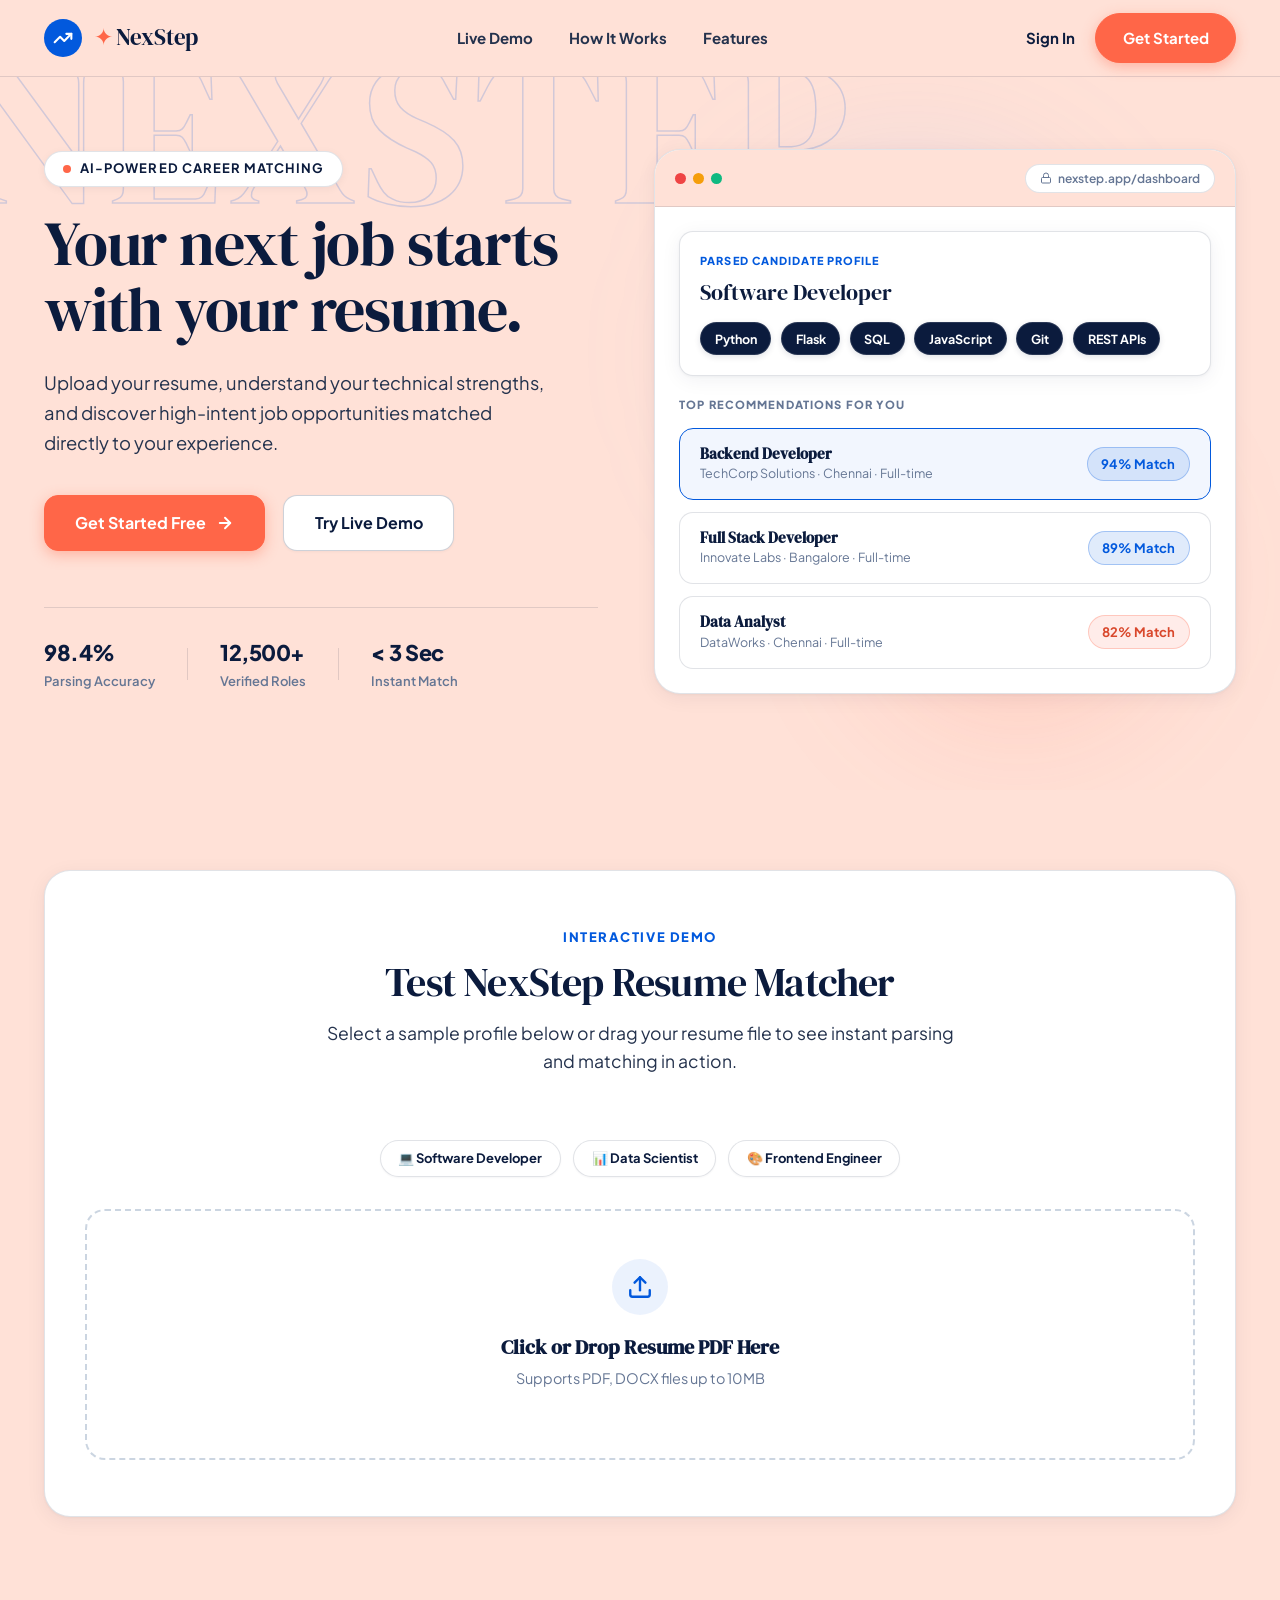
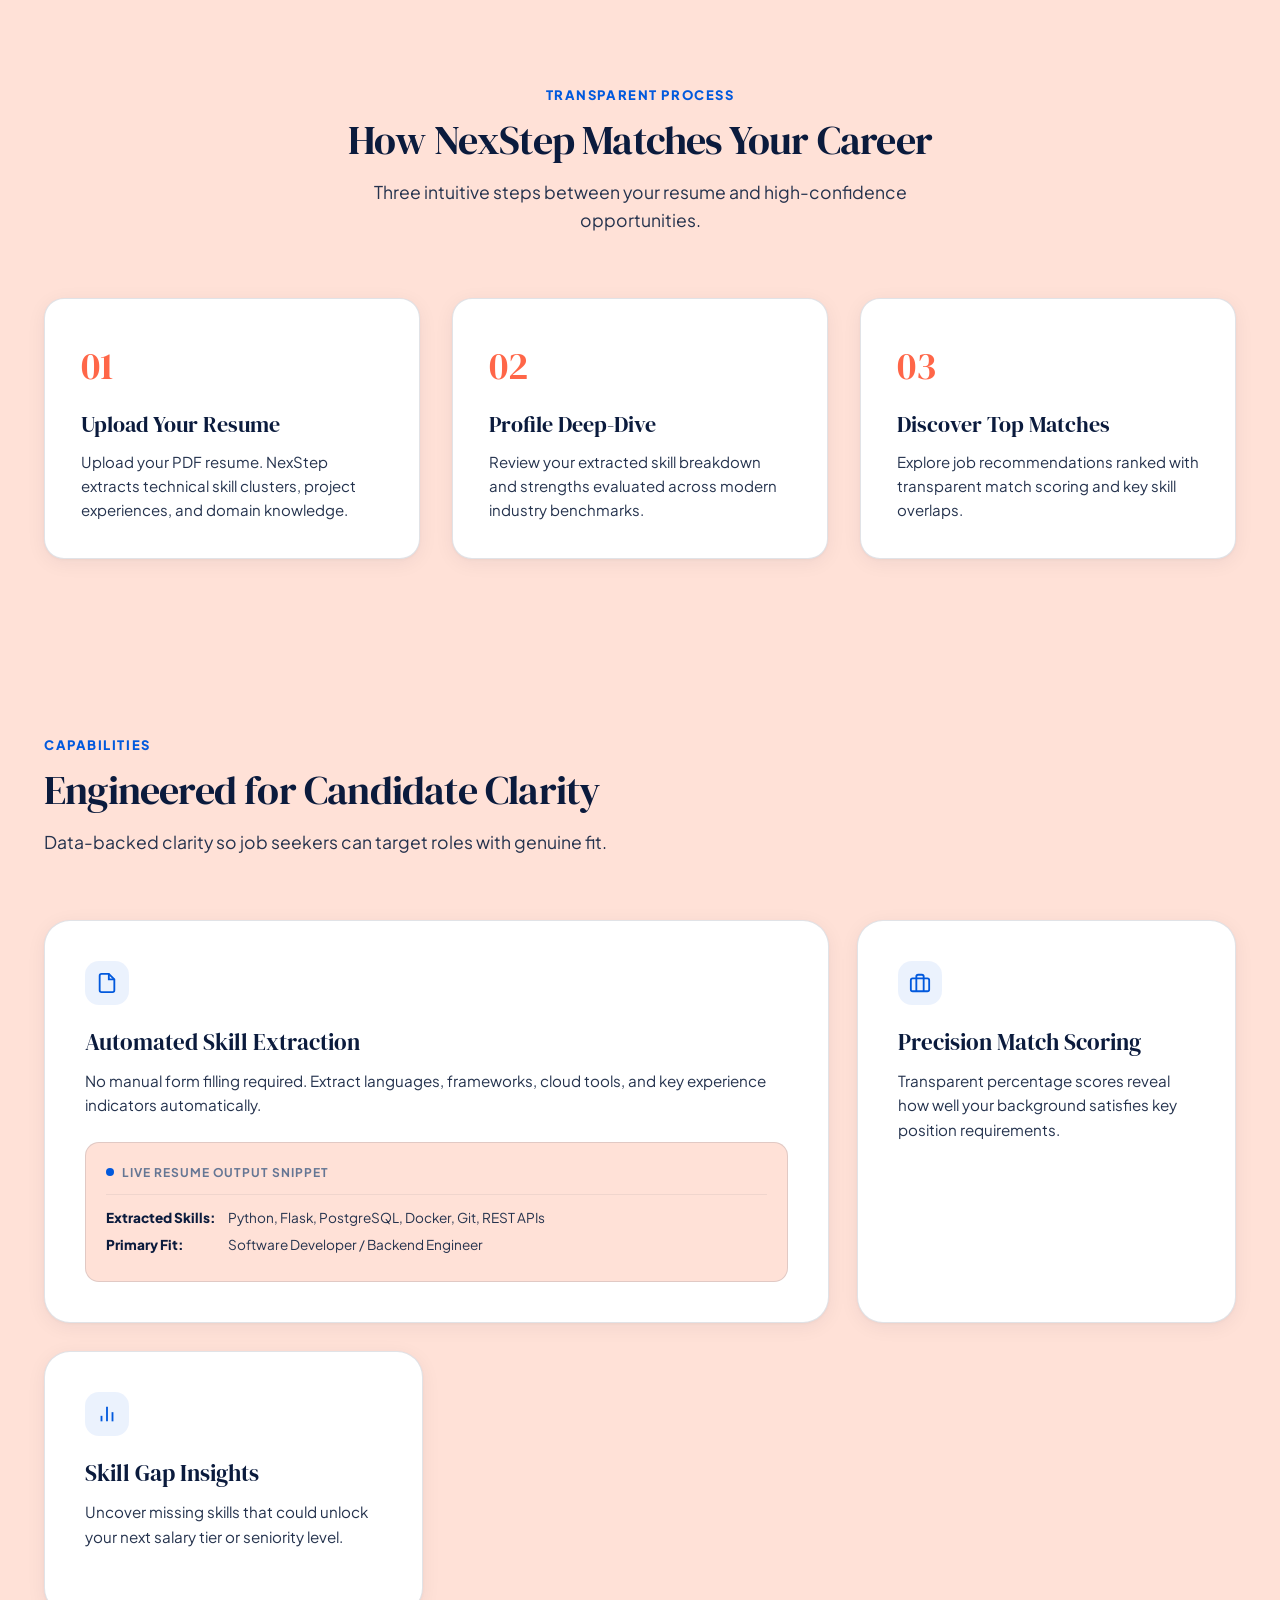
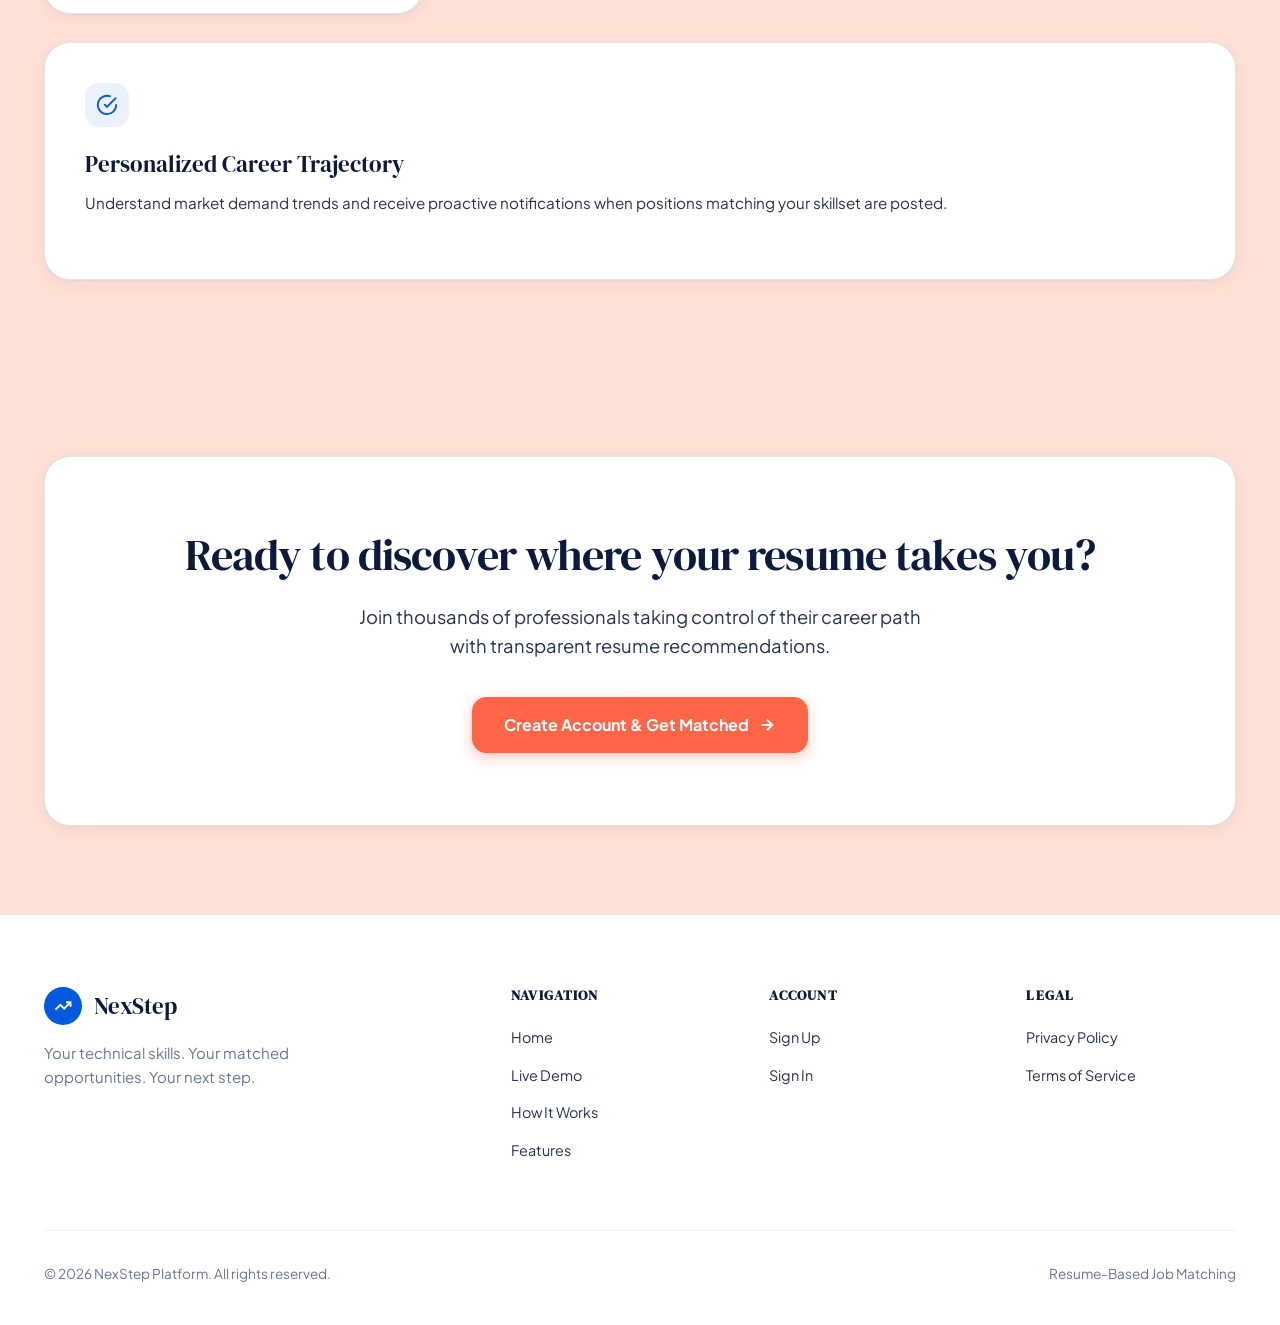
<file: Frontend/index.html>
<!DOCTYPE html>
<html lang="en">
<head>
  <meta charset="UTF-8">
  <meta name="viewport" content="width=device-width, initial-scale=1.0">
  <title>NexStep — AI-Powered Resume Matching Platform</title>
  <meta name="description" content="Upload your resume, understand your technical strengths, and discover opportunities matched directly to your skill profile.">
  
  <!-- Google Fonts: DM Serif Display & Plus Jakarta Sans -->
  <link rel="preconnect" href="https://fonts.googleapis.com">
  <link rel="preconnect" href="https://fonts.gstatic.com" crossorigin>
  <link href="https://fonts.googleapis.com/css2?family=DM+Serif+Display:ital@0;1&family=Plus+Jakarta+Sans:wght@400;500;600;700;800;900&display=swap" rel="stylesheet">
  
  <!-- Stylesheet -->
  <link rel="stylesheet" href="css/style.css?v=15">
  <link rel="icon" type="image/x-icon" href="favicon.ico">
</head>
<body>

  <!-- Background Grain Texture Overlay -->
  <div class="bg-grain-overlay" aria-hidden="true"></div>

  <!-- Sticky Header Navigation -->
  <header class="header" id="header">
    <div class="container nav-container">
      <a href="#" class="logo" aria-label="NexStep Home">
        <div class="logo-mark">
          <svg width="20" height="20" viewBox="0 0 24 24" fill="none" stroke="currentColor" stroke-width="2.5" stroke-linecap="round" stroke-linejoin="round">
            <polyline points="22 7 13.5 15.5 8.5 10.5 2 17"></polyline>
            <polyline points="16 7 22 7 22 13"></polyline>
          </svg>
        </div>
        <span class="logo-text"><span style="color: var(--palette-coral, #FF6648); margin-right: 3px;">✦</span>NexStep</span>
      </a>

      <nav class="nav-menu" id="navMenu">
        <a href="#simulator" class="nav-link">Live Demo</a>
        <a href="#how-it-works" class="nav-link">How It Works</a>
        <a href="#features" class="nav-link">Features</a>
      </nav>

      <div class="nav-actions">
        <a href="login.html" class="nav-login">Sign In</a>
        <a href="register.html" class="btn btn-primary">Get Started</a>
        
        <button class="mobile-toggle" id="mobileToggle" aria-label="Toggle navigation menu" aria-expanded="false">
          <svg width="24" height="24" viewBox="0 0 24 24" fill="none" stroke="currentColor" stroke-width="2" stroke-linecap="round" stroke-linejoin="round">
            <line x1="4" y1="7" x2="20" y2="7"></line>
            <line x1="4" y1="12" x2="20" y2="12"></line>
            <line x1="4" y1="17" x2="20" y2="17"></line>
          </svg>
        </button>
      </div>
    </div>
  </header>

  <main>
    <!-- Hero Section with Watermark & Soft Ambient Light Shapes -->
    <section class="hero" id="home">
      <!-- Off-Canvas Background Depth Watermark -->
      <div class="hero-bg-watermark" aria-hidden="true">NEXSTEP</div>

      <!-- Soft Sky and Pink Quartz Light Shapes Behind Mockup -->
      <div class="hero-ambient-orb-sky" aria-hidden="true"></div>
      <div class="hero-ambient-orb-pink" aria-hidden="true"></div>

      <div class="container hero-grid">
        <!-- Hero Text Column -->
        <div class="hero-text-block">
          <div class="eyebrow-badge">
            <span class="eyebrow-dot"></span>
            <span class="eyebrow-text">AI-Powered Career Matching</span>
          </div>
          
          <h1 class="hero-title">
            Your next job starts with your resume.
          </h1>
          
          <p class="hero-description">
            Upload your resume, understand your technical strengths, and discover high-intent job opportunities matched directly to your experience.
          </p>
          
          <div class="hero-actions">
            <a href="register.html" class="btn btn-primary btn-lg">
              Get Started Free
              <svg width="18" height="18" viewBox="0 0 24 24" fill="none" stroke="currentColor" stroke-width="2.5" stroke-linecap="round" stroke-linejoin="round">
                <line x1="5" y1="12" x2="19" y2="12"></line>
                <polyline points="12 5 19 12 12 19"></polyline>
              </svg>
            </a>
            <a href="#simulator" class="btn btn-outline btn-lg">Try Live Demo</a>
          </div>

          <div class="hero-metrics">
            <div class="metric-item">
              <span class="metric-val">98.4%</span>
              <span class="metric-lbl">Parsing Accuracy</span>
            </div>
            <div class="metric-divider"></div>
            <div class="metric-item">
              <span class="metric-val">12,500+</span>
              <span class="metric-lbl">Verified Roles</span>
            </div>
            <div class="metric-divider"></div>
            <div class="metric-item">
              <span class="metric-val">&lt; 3 Sec</span>
              <span class="metric-lbl">Instant Match</span>
            </div>
          </div>
        </div>

        <!-- Product Surface Mockup Window (Aligned Persona: Alex Smith / Software Developer) -->
        <div class="hero-visual">
          <div class="product-window">
            <div class="window-header">
              <div class="window-dots">
                <span class="dot dot-close"></span>
                <span class="dot dot-min"></span>
                <span class="dot dot-max"></span>
              </div>
              <div class="window-url">
                <svg width="12" height="12" viewBox="0 0 24 24" fill="none" stroke="currentColor" stroke-width="2">
                  <rect x="3" y="11" width="18" height="11" rx="2" ry="2"></rect>
                  <path d="M7 11V7a5 5 0 0 1 10 0v4"></path>
                </svg>
                <span>nexstep.app/dashboard</span>
              </div>
            </div>

            <div class="window-body">
              <!-- Parsed Candidate Profile Card (Alex Smith) -->
              <div class="product-profile-card">
                <div class="profile-header-lbl">PARSED CANDIDATE PROFILE</div>
                <div class="profile-role-title">Software Developer</div>
                
                <div class="profile-skills-row">
                  <span class="skill-chip">Python</span>
                  <span class="skill-chip">Flask</span>
                  <span class="skill-chip">SQL</span>
                  <span class="skill-chip">JavaScript</span>
                  <span class="skill-chip">Git</span>
                  <span class="skill-chip">REST APIs</span>
                </div>
              </div>

              <!-- Recommendations Section -->
              <div class="recommendations-section">
                <div class="rec-section-header">TOP RECOMMENDATIONS FOR YOU</div>
                
                <div class="rec-jobs-list">
                  <div class="job-item-row job-item-highlight">
                    <div class="job-item-info">
                      <h4 class="job-item-title">Backend Developer</h4>
                      <p class="job-item-meta">TechCorp Solutions · Chennai · Full-time</p>
                    </div>
                    <div class="status-success">94% Match</div>
                  </div>

                  <div class="job-item-row">
                    <div class="job-item-info">
                      <h4 class="job-item-title">Full Stack Developer</h4>
                      <p class="job-item-meta">Innovate Labs · Bangalore · Full-time</p>
                    </div>
                    <div class="status-success">89% Match</div>
                  </div>

                  <div class="job-item-row">
                    <div class="job-item-info">
                      <h4 class="job-item-title">Data Analyst</h4>
                      <p class="job-item-meta">DataWorks · Chennai · Full-time</p>
                    </div>
                    <div class="status-warning">82% Match</div>
                  </div>
                </div>
              </div>
            </div>
          </div>
        </div>
      </div>
    </section>

    <!-- Interactive Resume Upload Dropzone Simulator -->
    <section class="simulator-section" id="simulator">
      <div class="container">
        <div class="simulator-box">
          <div class="section-intro text-center">
            <span class="section-kicker">Interactive Demo</span>
            <h2 class="section-heading">Test NexStep Resume Matcher</h2>
            <p class="section-subheading">
              Select a sample profile below or drag your resume file to see instant parsing and matching in action.
            </p>
          </div>

          <div class="sim-sample-btns">
            <span class="sample-chip" onclick="simulateResume('software')">💻 Software Developer</span>
            <span class="sample-chip" onclick="simulateResume('data')">📊 Data Scientist</span>
            <span class="sample-chip" onclick="simulateResume('frontend')">🎨 Frontend Engineer</span>
          </div>

          <div class="dropzone-area" id="dropzone" onclick="simulateResume('software')">
            <div class="dropzone-icon">
              <svg width="26" height="26" viewBox="0 0 24 24" fill="none" stroke="currentColor" stroke-width="2.2" stroke-linecap="round" stroke-linejoin="round">
                <path d="M21 15v4a2 2 0 0 1-2 2H5a2 2 0 0 1-2-2v-4"></path>
                <polyline points="17 8 12 3 7 8"></polyline>
                <line x1="12" y1="3" x2="12" y2="15"></line>
              </svg>
            </div>
            <h3 class="dropzone-title">Click or Drop Resume PDF Here</h3>
            <p class="dropzone-subtext">Supports PDF, DOCX files up to 10MB</p>
          </div>

          <div class="sim-result-box" id="simResultBox">
            <div style="display: flex; justify-content: space-between; align-items: center; margin-bottom: 0.75rem;">
              <span id="simStatusText" style="font-weight: 800; color: var(--color-primary);">Analyzing resume skills...</span>
              <span id="simPercentText" style="font-weight: 900; color: var(--color-primary-dark);">0%</span>
            </div>
            <div class="progress-bar-wrap">
              <div class="progress-bar-fill" id="simProgressBar"></div>
            </div>
            <div id="simDetailsOutput"></div>
          </div>
        </div>
      </div>
    </section>

    <!-- How It Works Section -->
    <section class="how-it-works" id="how-it-works">
      <div class="container">
        <div class="section-intro text-center">
          <span class="section-kicker">Transparent Process</span>
          <h2 class="section-heading">How NexStep Matches Your Career</h2>
          <p class="section-subheading">
            Three intuitive steps between your resume and high-confidence opportunities.
          </p>
        </div>

        <div class="workflow-grid">
          <div class="step-card-box">
            <div class="step-num-badge">01</div>
            <h3 class="step-card-title">Upload Your Resume</h3>
            <p class="step-card-desc">
              Upload your PDF resume. NexStep extracts technical skill clusters, project experiences, and domain knowledge.
            </p>
          </div>

          <div class="step-card-box">
            <div class="step-num-badge">02</div>
            <h3 class="step-card-title">Profile Deep-Dive</h3>
            <p class="step-card-desc">
              Review your extracted skill breakdown and strengths evaluated across modern industry benchmarks.
            </p>
          </div>

          <div class="step-card-box">
            <div class="step-num-badge">03</div>
            <h3 class="step-card-title">Discover Top Matches</h3>
            <p class="step-card-desc">
              Explore job recommendations ranked with transparent match scoring and key skill overlaps.
            </p>
          </div>
        </div>
      </div>
    </section>

    <!-- Bento Features Section -->
    <section class="features" id="features">
      <div class="container">
        <div class="section-intro">
          <span class="section-kicker">Capabilities</span>
          <h2 class="section-heading">Engineered for Candidate Clarity</h2>
          <p class="section-subheading">
            Data-backed clarity so job seekers can target roles with genuine fit.
          </p>
        </div>

        <div class="bento-grid">
          <div class="bento-card bento-hero-card">
            <div class="feature-badge-icon">
              <svg width="22" height="22" viewBox="0 0 24 24" fill="none" stroke="currentColor" stroke-width="2">
                <path d="M14 2H6a2 2 0 0 0-2 2v16a2 2 0 0 0 2 2h12a2 2 0 0 0 2-2V8z"></path>
                <polyline points="14 2 14 8 20 8"></polyline>
              </svg>
            </div>
            <h3 class="bento-title">Automated Skill Extraction</h3>
            <p class="bento-desc">
              No manual form filling required. Extract languages, frameworks, cloud tools, and key experience indicators automatically.
            </p>
            <div class="analysis-snippet">
              <div class="snippet-header">
                <span class="snippet-dot"></span>
                <span class="snippet-title">Live Resume Output Snippet</span>
              </div>
              <div class="snippet-row">
                <span class="snippet-key">Extracted Skills:</span>
                <span class="snippet-val">Python, Flask, PostgreSQL, Docker, Git, REST APIs</span>
              </div>
              <div class="snippet-row">
                <span class="snippet-key">Primary Fit:</span>
                <span class="snippet-val">Software Developer / Backend Engineer</span>
              </div>
            </div>
          </div>

          <div class="bento-card">
            <div class="feature-badge-icon">
              <svg width="22" height="22" viewBox="0 0 24 24" fill="none" stroke="currentColor" stroke-width="2">
                <rect x="2" y="7" width="20" height="14" rx="2" ry="2"></rect>
                <path d="M16 21V5a2 2 0 0 0-2-2h-4a2 2 0 0 0-2 2v16"></path>
              </svg>
            </div>
            <h3 class="bento-title">Precision Match Scoring</h3>
            <p class="bento-desc">
              Transparent percentage scores reveal how well your background satisfies key position requirements.
            </p>
          </div>

          <div class="bento-card">
            <div class="feature-badge-icon">
              <svg width="22" height="22" viewBox="0 0 24 24" fill="none" stroke="currentColor" stroke-width="2">
                <line x1="18" y1="20" x2="18" y2="10"></line>
                <line x1="12" y1="20" x2="12" y2="4"></line>
                <line x1="6" y1="20" x2="6" y2="14"></line>
              </svg>
            </div>
            <h3 class="bento-title">Skill Gap Insights</h3>
            <p class="bento-desc">
              Uncover missing skills that could unlock your next salary tier or seniority level.
            </p>
          </div>

          <div class="bento-card bento-wide-card">
            <div class="feature-badge-icon">
              <svg width="22" height="22" viewBox="0 0 24 24" fill="none" stroke="currentColor" stroke-width="2">
                <path d="M22 11.08V12a10 10 0 1 1-5.93-9.14"></path>
                <polyline points="22 4 12 14.01 9 11.01"></polyline>
              </svg>
            </div>
            <h3 class="bento-title">Personalized Career Trajectory</h3>
            <p class="bento-desc">
              Understand market demand trends and receive proactive notifications when positions matching your skillset are posted.
            </p>
          </div>
        </div>
      </div>
    </section>

    <!-- Call to Action Banner -->
    <section class="cta-section" id="get-started">
      <div class="container">
        <div class="cta-banner">
          <h2 class="cta-title">Ready to discover where your resume takes you?</h2>
          <p class="cta-desc">
            Join thousands of professionals taking control of their career path with transparent resume recommendations.
          </p>
          <a href="register.html" class="btn btn-primary btn-lg">
            Create Account & Get Matched
            <svg width="18" height="18" viewBox="0 0 24 24" fill="none" stroke="currentColor" stroke-width="2.5">
              <line x1="5" y1="12" x2="19" y2="12"></line>
              <polyline points="12 5 19 12 12 19"></polyline>
            </svg>
          </a>
        </div>
      </div>
    </section>
  </main>

  <!-- Footer -->
  <footer class="footer">
    <div class="container">
      <div class="footer-grid">
        <div>
          <a href="#" class="logo">
            <div class="logo-mark">
              <svg width="18" height="18" viewBox="0 0 24 24" fill="none" stroke="currentColor" stroke-width="2.5">
                <polyline points="22 7 13.5 15.5 8.5 10.5 2 17"></polyline>
                <polyline points="16 7 22 7 22 13"></polyline>
              </svg>
            </div>
            <span class="logo-text">NexStep</span>
          </a>
          <p class="footer-tagline">
            Your technical skills. Your matched opportunities. Your next step.
          </p>
        </div>

        <div>
          <h4 class="footer-heading">Navigation</h4>
          <ul class="footer-links">
            <li><a href="#home">Home</a></li>
            <li><a href="#simulator">Live Demo</a></li>
            <li><a href="#how-it-works">How It Works</a></li>
            <li><a href="#features">Features</a></li>
          </ul>
        </div>

        <div>
          <h4 class="footer-heading">Account</h4>
          <ul class="footer-links">
            <li><a href="register.html">Sign Up</a></li>
            <li><a href="login.html">Sign In</a></li>
          </ul>
        </div>

        <div>
          <h4 class="footer-heading">Legal</h4>
          <ul class="footer-links">
            <li><a href="#">Privacy Policy</a></li>
            <li><a href="#">Terms of Service</a></li>
          </ul>
        </div>
      </div>

      <div class="footer-bottom">
        <p>&copy; 2026 NexStep Platform. All rights reserved.</p>
        <p>Resume-Based Job Matching</p>
      </div>
    </div>
  </footer>

  <!-- Frontend JavaScript -->
  <script src="js/script.js?v=8"></script>
</body>
</html>
</file>
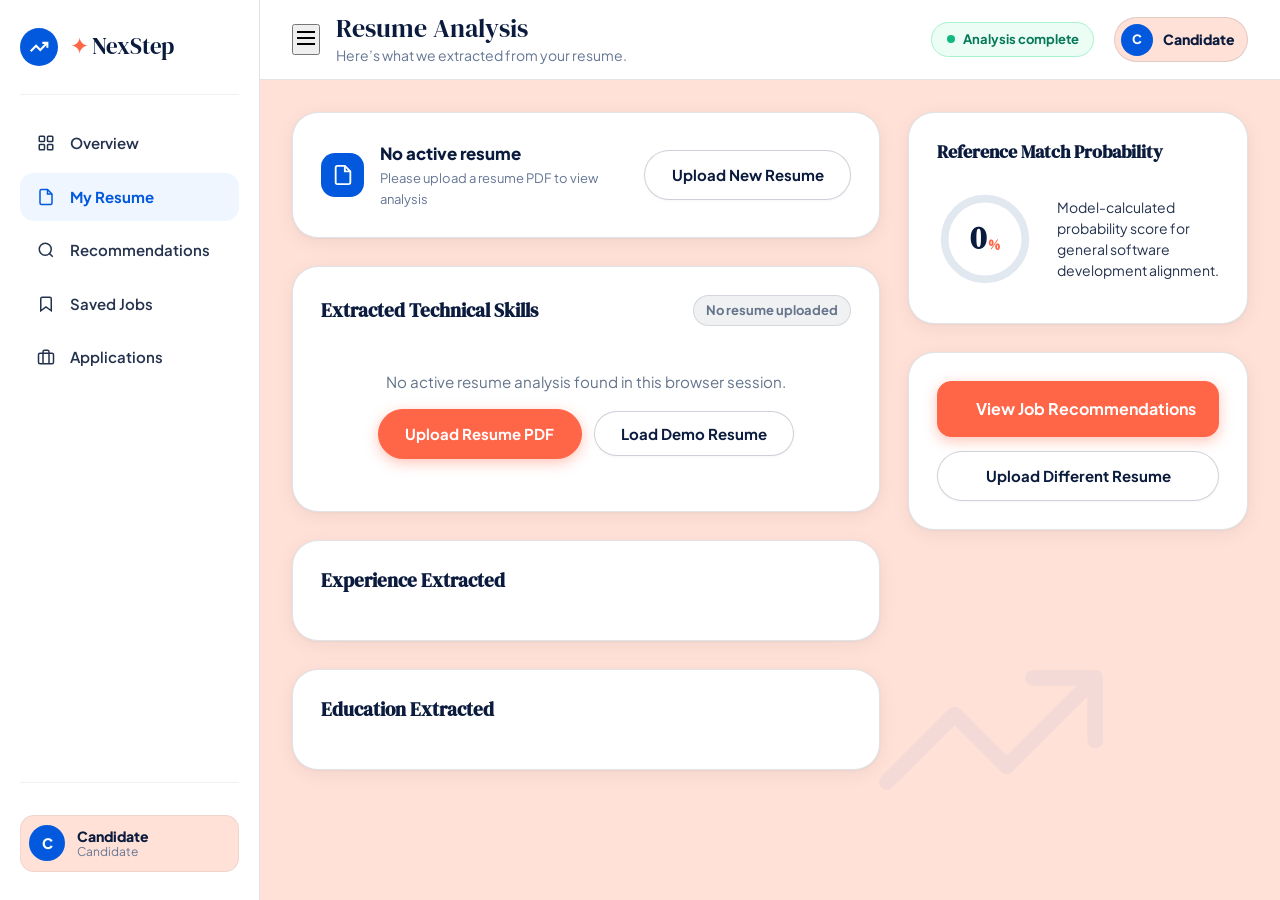
<file: Frontend/analysis.html>
<!DOCTYPE html>
<html lang="en">
<head>
  <meta charset="UTF-8">
  <meta name="viewport" content="width=device-width, initial-scale=1.0">
  <title>Resume Analysis — NexStep Career Platform</title>
  <meta name="description" content="View detailed AI analysis of your resume including score, skills identified, work experience, education, and areas to improve.">
  
  <!-- Google Fonts: DM Serif Display & Plus Jakarta Sans -->
  <link rel="preconnect" href="https://fonts.googleapis.com">
  <link rel="preconnect" href="https://fonts.gstatic.com" crossorigin>
  <link href="https://fonts.googleapis.com/css2?family=DM+Serif+Display:ital@0;1&family=Plus+Jakarta+Sans:wght@400;500;600;700;800;900&display=swap" rel="stylesheet">
  
  <!-- Stylesheet -->
  <link rel="stylesheet" href="css/style.css?v=15">
  <link rel="icon" type="image/x-icon" href="favicon.ico">
</head>
<body>

  <!-- Background Grain Overlay -->
  <div class="bg-grain-overlay" aria-hidden="true"></div>

  <!-- Main Application Shell -->
  <div class="dash-shell">

    <!-- Faint Upward Trendline SVG Watermark Background -->
    <svg class="dash-bg-trendline" viewBox="0 0 24 24" fill="none" stroke="currentColor" stroke-width="1.5" stroke-linecap="round" stroke-linejoin="round" aria-hidden="true">
      <polyline points="22 7 13.5 15.5 8.5 10.5 2 17"></polyline>
      <polyline points="16 7 22 7 22 13"></polyline>
    </svg>

    <!-- Left Sidebar (Clean White Surface) -->
    <aside class="dash-sidebar" id="dashSidebar">
      <div>
        <!-- Brand Logo -->
        <div class="dash-sidebar-brand">
          <a href="index.html" class="logo" aria-label="NexStep Home">
            <div class="logo-mark">
              <svg width="20" height="20" viewBox="0 0 24 24" fill="none" stroke="currentColor" stroke-width="2.5">
                <polyline points="22 7 13.5 15.5 8.5 10.5 2 17"></polyline>
                <polyline points="16 7 22 7 22 13"></polyline>
              </svg>
            </div>
            <span class="logo-text"><span style="color: var(--palette-coral, #FF6648); margin-right: 3px;">✦</span>NexStep</span>
          </a>
        </div>

        <!-- Main Navigation Links -->
        <nav aria-label="Dashboard Navigation">
          <ul class="dash-nav-list">
            <li>
              <a href="dashboard.html" class="dash-nav-item">
                <span class="dash-nav-icon">
                  <svg width="18" height="18" viewBox="0 0 24 24" fill="none" stroke="currentColor" stroke-width="2">
                    <rect x="3" y="3" width="7" height="7" rx="1"></rect>
                    <rect x="14" y="3" width="7" height="7" rx="1"></rect>
                    <rect x="14" y="14" width="7" height="7" rx="1"></rect>
                    <rect x="3" y="14" width="7" height="7" rx="1"></rect>
                  </svg>
                </span>
                <span>Overview</span>
              </a>
            </li>
            <li>
              <a href="upload.html" class="dash-nav-item active">
                <span class="dash-nav-icon">
                  <svg width="18" height="18" viewBox="0 0 24 24" fill="none" stroke="currentColor" stroke-width="2">
                    <path d="M14 2H6a2 2 0 0 0-2 2v16a2 2 0 0 0 2 2h12a2 2 0 0 0 2-2V8z"></path>
                    <polyline points="14 2 14 8 20 8"></polyline>
                  </svg>
                </span>
                <span>My Resume</span>
              </a>
            </li>
            <li>
              <a href="jobs.html" class="dash-nav-item">
                <span class="dash-nav-icon">
                  <svg width="18" height="18" viewBox="0 0 24 24" fill="none" stroke="currentColor" stroke-width="2">
                    <circle cx="11" cy="11" r="8"></circle>
                    <line x1="21" y1="21" x2="16.65" y2="16.65"></line>
                  </svg>
                </span>
                <span>Recommendations</span>
              </a>
            </li>
            <li>
              <a href="saved.html" class="dash-nav-item">
                <span class="dash-nav-icon">
                  <svg width="18" height="18" viewBox="0 0 24 24" fill="none" stroke="currentColor" stroke-width="2">
                    <path d="M19 21l-7-5-7 5V5a2 2 0 0 1 2-2h10a2 2 0 0 1 2 2z"></path>
                  </svg>
                </span>
                <span>Saved Jobs</span>
              </a>
            </li>
            <li>
              <a href="applications.html" class="dash-nav-item">
                <span class="dash-nav-icon">
                  <svg width="18" height="18" viewBox="0 0 24 24" fill="none" stroke="currentColor" stroke-width="2">
                    <rect x="2" y="7" width="20" height="14" rx="2" ry="2"></rect>
                    <path d="M16 21V5a2 2 0 0 0-2-2h-4a2 2 0 0 0-2 2v16"></path>
                  </svg>
                </span>
                <span>Applications</span>
              </a>
            </li>
          </ul>
        </nav>
      </div>

      <!-- Bottom Settings & Profile Links -->
      <div class="dash-sidebar-footer">
        <!-- User Profile Card in Sidebar -->
        <div class="dash-user-card">
          <div class="user-avatar-circle" id="sidebarAvatar">C</div>
          <div class="user-info-meta">
            <span class="user-name" id="sidebarUserName">Candidate</span>
            <span class="user-role-sub">Candidate</span>
          </div>
        </div>
      </div>
    </aside>

    <!-- Main Content Right Area -->
    <div class="dash-main-wrap">
      
      <!-- Top Header Navigation Bar -->
      <header class="dash-header-bar">
        <div style="display: flex; align-items: center; gap: 1rem;">
          <button class="mobile-dash-toggle" id="mobileDashToggle" aria-label="Toggle navigation sidebar">
            <svg width="24" height="24" viewBox="0 0 24 24" fill="none" stroke="currentColor" stroke-width="2">
              <line x1="3" y1="6" x2="21" y2="6"></line>
              <line x1="3" y1="12" x2="21" y2="12"></line>
              <line x1="3" y1="18" x2="21" y2="18"></line>
            </svg>
          </button>
          <div>
            <h1 class="dash-greeting-title">Resume Analysis</h1>
            <p class="dash-greeting-sub">Here’s what we extracted from your resume.</p>
          </div>
        </div>

        <div class="dash-header-actions">
          <span class="analysis-status-badge">
            <span class="analysis-status-dot"></span>
            Analysis complete
          </span>

          <div class="user-profile-dropdown-btn">
            <div class="user-avatar-circle" id="headerAvatar" style="width: 32px; height: 32px; font-size: 0.8rem;">C</div>
            <span style="font-size: 0.875rem; font-weight: 800; color: var(--color-primary-dark);" id="headerUserName">Candidate</span>
          </div>
        </div>
      </header>

      <!-- Main Body Content -->
      <main class="dash-body-content">
        <div class="dash-grid-layout">
          
          <!-- Left Main Column -->
          <div class="dash-left-col">

            <!-- 1. Resume Summary Card -->
            <section class="dash-card">
              <div class="current-resume-row">
                <div style="display: flex; align-items: center; gap: 1rem;">
                  <div class="file-type-icon">
                    <svg width="22" height="22" viewBox="0 0 24 24" fill="none" stroke="currentColor" stroke-width="2">
                      <path d="M14 2H6a2 2 0 0 0-2 2v16a2 2 0 0 0 2 2h12a2 2 0 0 0 2-2V8z"></path>
                      <polyline points="14 2 14 8 20 8"></polyline>
                    </svg>
                  </div>
                  <div>
                    <div style="font-size: 1.05rem; font-weight: 800; color: var(--color-primary-dark);" id="analysisFilename">Uploaded_Resume.pdf</div>
                    <div style="font-size: 0.8125rem; color: var(--color-text-muted);" id="analysisMeta">PDF · Analyzed just now</div>
                  </div>
                </div>

                <div>
                  <a href="upload.html" class="btn btn-outline btn-sm" id="replaceResumeBtn">Upload New Resume</a>
                </div>
              </div>
            </section>

            <!-- 2. Skills Found Section -->
            <section class="dash-card">
              <div style="display: flex; align-items: center; justify-content: space-between; margin-bottom: 1.25rem;">
                <h3 style="font-size: 1.2rem; font-weight: 800; color: var(--color-primary-dark);">Extracted Technical Skills</h3>
                <span id="skillsCountBadge" style="font-size: 0.8125rem; font-weight: 700; color: #1D4ED8; background-color: #EFF6FF; border: 1px solid #BFDBFE; padding: 0.25rem 0.75rem; border-radius: var(--radius-pill);">0 skills identified</span>
              </div>

              <div class="profile-skills-row" id="analysisSkillsContainer" style="gap: 0.6rem; display: flex; flex-wrap: wrap;">
                <!-- Rendered dynamically by analysis.js -->
              </div>
            </section>

            <!-- 3. Work Experience Section -->
            <section class="dash-card">
              <h3 style="font-size: 1.2rem; font-weight: 800; color: var(--color-primary-dark); margin-bottom: 1.25rem;">Experience Extracted</h3>

              <div class="timeline-list" id="analysisExperienceContainer">
                <!-- Rendered dynamically by analysis.js -->
              </div>
            </section>

            <!-- 4. Education Section -->
            <section class="dash-card">
              <h3 style="font-size: 1.2rem; font-weight: 800; color: var(--color-primary-dark); margin-bottom: 1.25rem;">Education Extracted</h3>

              <div class="timeline-list" id="analysisEducationContainer">
                <!-- Rendered dynamically by analysis.js -->
              </div>
            </section>

          </div>

          <!-- Right Sidebar Column -->
          <div class="dash-right-col">

            <!-- 5. Overall Resume Score -->
            <section class="dash-card">
              <h3 style="font-size: 1.15rem; font-weight: 800; color: var(--color-primary-dark); margin-bottom: 1.25rem;">Reference Match Probability</h3>

              <div class="score-gauge-box">
                <div class="score-circle-ring">
                  <svg viewBox="0 0 100 100">
                    <circle class="score-circle-bg" cx="50" cy="50" r="42"></circle>
                    <circle class="score-circle-fill" cx="50" cy="50" r="42"></circle>
                  </svg>
                  <div class="score-number-label">
                    <div class="score-val">0</div>
                    <div class="score-denom">%</div>
                  </div>
                </div>

                <div>
                  <p style="font-size: 0.875rem; color: var(--color-text-body); line-height: 1.5; margin: 0;">
                    Model-calculated probability score for general software development alignment.
                  </p>
                </div>
              </div>
            </section>

            <!-- 6. Action Area -->
            <section class="dash-card" style="display: flex; flex-direction: column; gap: 0.85rem;">
              <a href="jobs.html" class="btn btn-primary btn-lg" style="width: 100%; text-align: center; justify-content: center;">
                <i class="fa-solid fa-briefcase" style="margin-right: 6px;"></i> View Job Recommendations
              </a>
              <a href="upload.html" class="btn btn-outline" style="width: 100%; text-align: center; justify-content: center;">
                Upload Different Resume
              </a>
            </section>

          </div>

        </div>
      </main>

    </div>
  </div>

  <!-- JavaScript -->
  <script src="js/config.js"></script>
  <script src="js/state.js"></script>
  <script src="js/analysis.js?v=6"></script>
</body>
</html>
</file>
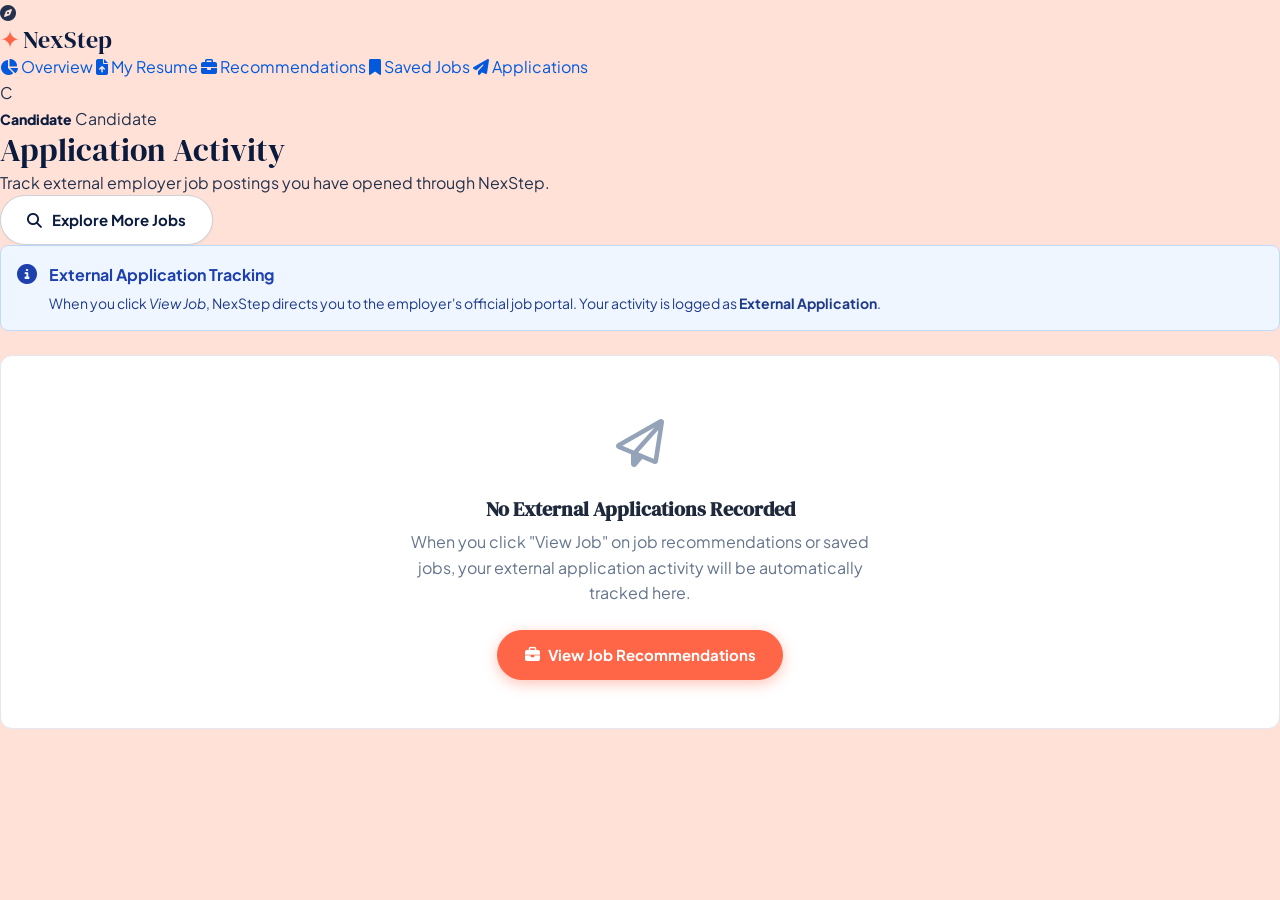
<file: Frontend/applications.html>
<!DOCTYPE html>
<html lang="en">
<head>
    <meta charset="UTF-8">
    <meta name="viewport" content="width=device-width, initial-scale=1.0">
    <title>Applications | NexStep Career Platform</title>
    <!-- Google Fonts: DM Serif Display & Plus Jakarta Sans -->
    <link rel="preconnect" href="https://fonts.googleapis.com">
    <link rel="preconnect" href="https://fonts.gstatic.com" crossorigin>
    <link href="https://fonts.googleapis.com/css2?family=DM+Serif+Display:ital@0;1&family=Plus+Jakarta+Sans:wght@400;500;600;700;800;900&display=swap" rel="stylesheet">
    <link rel="stylesheet" href="css/style.css?v=15">
    <link rel="icon" type="image/x-icon" href="favicon.ico">
    <link rel="stylesheet" href="https://cdnjs.cloudflare.com/ajax/libs/font-awesome/6.4.0/css/all.min.css">
</head>
<body class="dashboard-body">
    <div class="dashboard-container">
        <!-- Sidebar Navigation -->
        <aside class="sidebar">
            <div class="sidebar-brand">
                <div class="brand-logo">
                    <i class="fa-solid fa-compass"></i>
                </div>
                <h2><span style="color: var(--palette-coral, #FF6648); margin-right: 3px;">✦</span>NexStep</h2>
            </div>
            
            <nav class="sidebar-nav">
                <a href="dashboard.html" class="nav-item">
                    <i class="fa-solid fa-chart-pie"></i>
                    <span>Overview</span>
                </a>
                <a href="upload.html" class="nav-item">
                    <i class="fa-solid fa-file-arrow-up"></i>
                    <span>My Resume</span>
                </a>
                <a href="jobs.html" class="nav-item">
                    <i class="fa-solid fa-briefcase"></i>
                    <span>Recommendations</span>
                </a>
                <a href="saved.html" class="nav-item">
                    <i class="fa-solid fa-bookmark"></i>
                    <span>Saved Jobs</span>
                </a>
                <a href="applications.html" class="nav-item active">
                    <i class="fa-solid fa-paper-plane"></i>
                    <span>Applications</span>
                </a>
            </nav>
            
            <div class="sidebar-footer">
                <div class="user-pill">
                    <div class="avatar" id="sidebarAvatar">C</div>
                    <div class="user-info">
                        <span class="user-name" id="sidebarUserName">Candidate</span>
                        <span class="user-role">Candidate</span>
                    </div>
                </div>
            </div>
        </aside>

        <!-- Main Content Area -->
        <main class="main-content">
            <!-- Top Header -->
            <header class="top-header">
                <div class="header-title">
                    <h1>Application Activity</h1>
                    <p>Track external employer job postings you have opened through NexStep.</p>
                </div>
                <div class="header-actions">
                    <a href="jobs.html" class="btn btn-outline">
                        <i class="fa-solid fa-search"></i> Explore More Jobs
                    </a>
                </div>
            </header>

            <!-- Main Content Container -->
            <div class="dashboard-content">
                <!-- Info Alert Banner -->
                <div class="alert-banner" style="background: #eff6ff; border: 1px solid #bfdbfe; color: #1e40af; border-radius: 8px; padding: 16px; margin-bottom: 24px; display: flex; align-items: flex-start; gap: 12px;">
                    <i class="fa-solid fa-circle-info" style="font-size: 20px; margin-top: 2px;"></i>
                    <div>
                        <strong>External Application Tracking</strong>
                        <p style="margin-top: 4px; font-size: 14px; color: #1e3a8a;">
                            When you click <em>View Job</em>, NexStep directs you to the employer's official job portal. Your activity is logged as <strong>External Application</strong>.
                        </p>
                    </div>
                </div>

                <!-- Applications Table / Cards Container -->
                <div id="applicationsContainer">
                    <!-- Rendered dynamically by applications.js -->
                </div>
            </div>
        </main>
    </div>

    <!-- Central Scripts -->
    <script src="js/config.js"></script>
    <script src="js/state.js"></script>
    <script src="js/applications.js"></script>
</body>
</html>
</file>
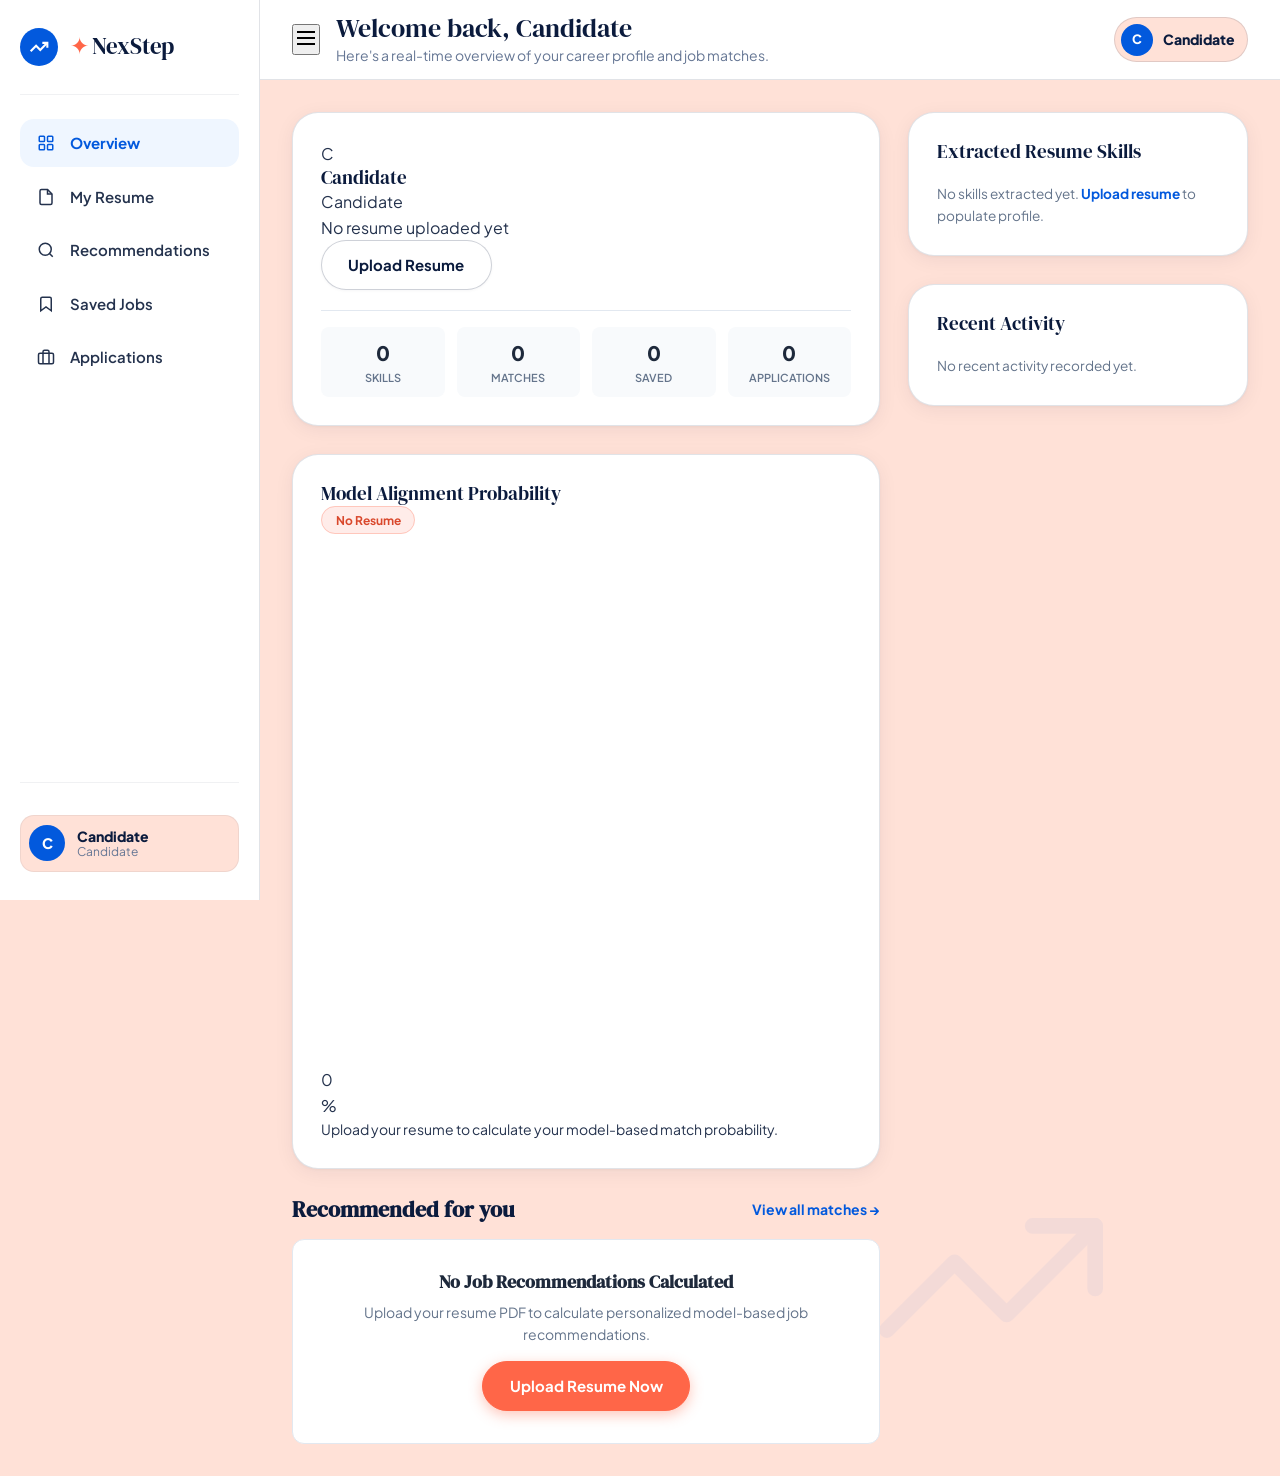
<file: Frontend/dashboard.html>
<!DOCTYPE html>
<html lang="en">
<head>
  <meta charset="UTF-8">
  <meta name="viewport" content="width=device-width, initial-scale=1.0">
  <title>Dashboard — NexStep Career Platform</title>
  <meta name="description" content="View your personalized resume strength, skill profile, and top recommended career matches on NexStep.">
  
  <!-- Google Fonts: DM Serif Display & Plus Jakarta Sans -->
  <link rel="preconnect" href="https://fonts.googleapis.com">
  <link rel="preconnect" href="https://fonts.gstatic.com" crossorigin>
  <link href="https://fonts.googleapis.com/css2?family=DM+Serif+Display:ital@0;1&family=Plus+Jakarta+Sans:wght@400;500;600;700;800;900&display=swap" rel="stylesheet">
  
  <!-- Stylesheet -->
  <link rel="stylesheet" href="css/style.css?v=15">
  <link rel="icon" type="image/x-icon" href="favicon.ico">
</head>
<body>

  <!-- Background Grain Overlay -->
  <div class="bg-grain-overlay" aria-hidden="true"></div>

  <!-- Main Dashboard Shell -->
  <div class="dash-shell">

    <!-- Faint Upward Trendline SVG Watermark Background -->
    <svg class="dash-bg-trendline" viewBox="0 0 24 24" fill="none" stroke="currentColor" stroke-width="1.5" stroke-linecap="round" stroke-linejoin="round" aria-hidden="true">
      <polyline points="22 7 13.5 15.5 8.5 10.5 2 17"></polyline>
      <polyline points="16 7 22 7 22 13"></polyline>
    </svg>

    <!-- Left Sidebar (Clean White Surface) -->
    <aside class="dash-sidebar" id="dashSidebar">
      <div>
        <!-- Brand Logo -->
        <div class="dash-sidebar-brand">
          <a href="index.html" class="logo" aria-label="NexStep Home">
            <div class="logo-mark">
              <svg width="20" height="20" viewBox="0 0 24 24" fill="none" stroke="currentColor" stroke-width="2.5">
                <polyline points="22 7 13.5 15.5 8.5 10.5 2 17"></polyline>
                <polyline points="16 7 22 7 22 13"></polyline>
              </svg>
            </div>
            <span class="logo-text"><span style="color: var(--palette-coral, #FF6648); margin-right: 3px;">✦</span>NexStep</span>
          </a>
        </div>

        <!-- Main Navigation Links -->
        <nav aria-label="Dashboard Navigation">
          <ul class="dash-nav-list">
            <li>
              <a href="dashboard.html" class="dash-nav-item active">
                <span class="dash-nav-icon">
                  <svg width="18" height="18" viewBox="0 0 24 24" fill="none" stroke="currentColor" stroke-width="2">
                    <rect x="3" y="3" width="7" height="7" rx="1"></rect>
                    <rect x="14" y="3" width="7" height="7" rx="1"></rect>
                    <rect x="14" y="14" width="7" height="7" rx="1"></rect>
                    <rect x="3" y="14" width="7" height="7" rx="1"></rect>
                  </svg>
                </span>
                <span>Overview</span>
              </a>
            </li>
            <li>
              <a href="upload.html" class="dash-nav-item">
                <span class="dash-nav-icon">
                  <svg width="18" height="18" viewBox="0 0 24 24" fill="none" stroke="currentColor" stroke-width="2">
                    <path d="M14 2H6a2 2 0 0 0-2 2v16a2 2 0 0 0 2 2h12a2 2 0 0 0 2-2V8z"></path>
                    <polyline points="14 2 14 8 20 8"></polyline>
                  </svg>
                </span>
                <span>My Resume</span>
              </a>
            </li>
            <li>
              <a href="jobs.html" class="dash-nav-item">
                <span class="dash-nav-icon">
                  <svg width="18" height="18" viewBox="0 0 24 24" fill="none" stroke="currentColor" stroke-width="2">
                    <circle cx="11" cy="11" r="8"></circle>
                    <line x1="21" y1="21" x2="16.65" y2="16.65"></line>
                  </svg>
                </span>
                <span>Recommendations</span>
              </a>
            </li>
            <li>
              <a href="saved.html" class="dash-nav-item">
                <span class="dash-nav-icon">
                  <svg width="18" height="18" viewBox="0 0 24 24" fill="none" stroke="currentColor" stroke-width="2">
                    <path d="M19 21l-7-5-7 5V5a2 2 0 0 1 2-2h10a2 2 0 0 1 2 2z"></path>
                  </svg>
                </span>
                <span>Saved Jobs</span>
              </a>
            </li>
            <li>
              <a href="applications.html" class="dash-nav-item">
                <span class="dash-nav-icon">
                  <svg width="18" height="18" viewBox="0 0 24 24" fill="none" stroke="currentColor" stroke-width="2">
                    <rect x="2" y="7" width="20" height="14" rx="2" ry="2"></rect>
                    <path d="M16 21V5a2 2 0 0 0-2-2h-4a2 2 0 0 0-2 2v16"></path>
                  </svg>
                </span>
                <span>Applications</span>
              </a>
            </li>
          </ul>
        </nav>
      </div>

      <!-- Bottom Settings & Profile Links -->
      <div class="dash-sidebar-footer">
        <!-- User Profile Card in Sidebar -->
        <div class="dash-user-card">
          <div class="user-avatar-circle" id="sidebarAvatar">C</div>
          <div class="user-info-meta">
            <span class="user-name" id="sidebarUserName">Candidate</span>
            <span class="user-role-sub" id="sidebarUserRole">Candidate</span>
          </div>
        </div>
      </div>
    </aside>

    <!-- Main Content Right Area -->
    <div class="dash-main-wrap">
      
      <!-- Top Header Navigation Bar -->
      <header class="dash-header-bar">
        <div style="display: flex; align-items: center; gap: 1rem;">
          <button class="mobile-dash-toggle" id="mobileDashToggle" aria-label="Toggle navigation sidebar">
            <svg width="24" height="24" viewBox="0 0 24 24" fill="none" stroke="currentColor" stroke-width="2">
              <line x1="3" y1="6" x2="21" y2="6"></line>
              <line x1="3" y1="12" x2="21" y2="12"></line>
              <line x1="3" y1="18" x2="21" y2="18"></line>
            </svg>
          </button>
          <div>
            <h1 class="dash-greeting-title" id="dashGreetingTitle">Welcome to NexStep</h1>
            <p class="dash-greeting-sub" id="dashGreetingSub">Here's a real-time overview of your career profile and job matches.</p>
          </div>
        </div>

        <div class="dash-header-actions">
          <div class="user-profile-dropdown-btn">
            <div class="user-avatar-circle" id="headerAvatar" style="width: 32px; height: 32px; font-size: 0.8rem;">C</div>
            <span style="font-size: 0.875rem; font-weight: 800; color: var(--color-primary-dark);" id="headerUserName">Candidate</span>
          </div>
        </div>
      </header>

      <!-- Dashboard Main Body Content -->
      <main class="dash-body-content">
        <div class="dash-grid-layout">
          
          <!-- Left Column (Profile, Resume Strength, Recommended Jobs) -->
          <div class="dash-left-col">
            
            <!-- 1. Profile Summary Card -->
            <section class="dash-card">
              <div class="profile-summary-grid">
                <div class="profile-avatar-large" id="mainCardAvatar">C</div>
                <div class="profile-details-block">
                  <h3 id="cardUserName">Candidate</h3>
                  <div class="profile-role-sub" id="cardUserRole">Candidate</div>
                  <div class="profile-meta-row" id="cardResumeStatusRow">
                    <span id="dashResumeFilenameText">No resume uploaded yet</span>
                  </div>
                </div>
                <div>
                  <a href="upload.html" class="btn btn-outline" id="dashUploadBtnText">Upload Resume</a>
                </div>
              </div>

              <!-- Stat Badges Grid -->
              <div style="display: grid; grid-template-columns: repeat(4, 1fr); gap: 12px; margin-top: 20px; padding-top: 16px; border-top: 1px solid #e2e8f0; text-align: center;">
                <div style="background: #f8fafc; padding: 10px; border-radius: 8px;">
                  <div style="font-size: 20px; font-weight: 800; color: #1e293b;" id="statSkillsCount">0</div>
                  <div style="font-size: 11px; color: #64748b; font-weight: 600; text-transform: uppercase;">Skills</div>
                </div>
                <div style="background: #f8fafc; padding: 10px; border-radius: 8px;">
                  <div style="font-size: 20px; font-weight: 800; color: #1e293b;" id="statJobMatchesCount">0</div>
                  <div style="font-size: 11px; color: #64748b; font-weight: 600; text-transform: uppercase;">Matches</div>
                </div>
                <div style="background: #f8fafc; padding: 10px; border-radius: 8px;">
                  <div style="font-size: 20px; font-weight: 800; color: #1e293b;" id="statSavedJobsCount">0</div>
                  <div style="font-size: 11px; color: #64748b; font-weight: 600; text-transform: uppercase;">Saved</div>
                </div>
                <div style="background: #f8fafc; padding: 10px; border-radius: 8px;">
                  <div style="font-size: 20px; font-weight: 800; color: #1e293b;" id="statApplicationsCount">0</div>
                  <div style="font-size: 11px; color: #64748b; font-weight: 600; text-transform: uppercase;">Applications</div>
                </div>
              </div>
            </section>

            <!-- 2. Resume Strength Card -->
            <section class="dash-card">
              <div class="dash-card-header">
                <h3 class="dash-card-title">Model Alignment Probability</h3>
                <span class="status-success" style="font-size: 0.75rem;" id="resumeStatusBadge">No Resume</span>
              </div>
              <div class="resume-strength-card-body">
                <!-- Circular Ring Progress -->
                <div class="strength-meter-wrap">
                  <svg class="strength-svg-ring" viewBox="0 0 110 110">
                    <circle class="ring-bg" cx="55" cy="55" r="48" stroke-width="8" fill="none"></circle>
                    <circle class="ring-val" cx="55" cy="55" r="48" stroke-width="8" stroke-linecap="round" fill="none" style="stroke-dasharray: 301; stroke-dashoffset: 301;"></circle>
                  </svg>
                  <div class="strength-score-label">
                    <div class="strength-score-num" id="dashScoreNum">0</div>
                    <div class="strength-score-denom">%</div>
                  </div>
                </div>

                <div>
                  <p style="font-size: 0.875rem; color: var(--color-text-body); line-height: 1.5; margin: 0;" id="dashScoreSubtitle">
                    Upload your resume to calculate your model-based match probability.
                  </p>
                </div>
              </div>
            </section>

            <!-- 3. Recommended Jobs Section -->
            <section>
              <div style="display: flex; align-items: center; justify-content: space-between; margin-bottom: 1rem;">
                <h2 style="font-size: 1.35rem; font-weight: 900; color: var(--color-primary-dark);">Recommended for you</h2>
                <a href="jobs.html" style="font-size: 0.875rem; font-weight: 700; color: var(--color-primary);">View all matches →</a>
              </div>

              <div class="recommended-jobs-grid" id="dashRecommendedJobsGrid">
                <!-- Rendered dynamically by dashboard.js -->
              </div>
            </section>

          </div>

          <!-- Right Column (Skills Overview & Recent Activity) -->
          <div class="dash-right-col">
            
            <!-- 4. Skills Overview Card -->
            <section class="dash-card">
              <h3 class="dash-card-title" style="margin-bottom: 1.25rem;">Extracted Resume Skills</h3>
              
              <div class="skills-group-block">
                <div class="skills-chips-wrap" id="dashSkillsChipsWrap">
                  <!-- Rendered dynamically by dashboard.js -->
                </div>
              </div>
            </section>

            <!-- 5. Application Activity Card -->
            <section class="dash-card">
              <h3 class="dash-card-title" style="margin-bottom: 1.25rem;">Recent Activity</h3>
              
              <div class="activity-list" id="dashRecentActivityList">
                <!-- Rendered dynamically by dashboard.js -->
              </div>
            </section>

          </div>

        </div>
      </main>
    </div>

  </div>

  <!-- JavaScript -->
  <script src="js/config.js"></script>
  <script src="js/state.js"></script>
  <script src="js/dashboard.js?v=12"></script>
</body>
</html>
</file>
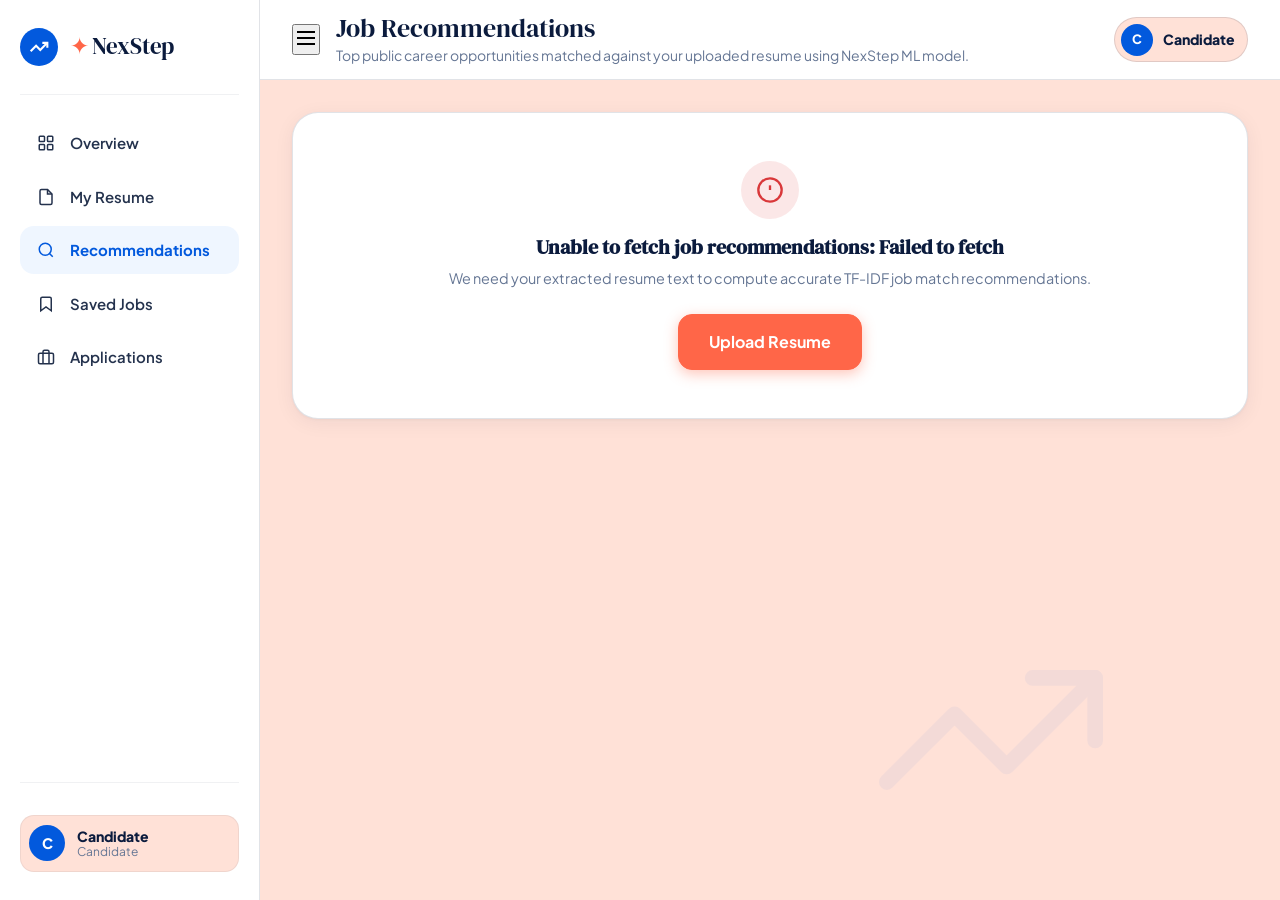
<file: Frontend/jobs.html>
<!DOCTYPE html>
<html lang="en">
<head>
  <meta charset="UTF-8">
  <meta name="viewport" content="width=device-width, initial-scale=1.0">
  <title>Job Recommendations — NexStep Career Platform</title>
  <meta name="description" content="View personalized job recommendations ranked by ML match model fit against your uploaded resume.">
  
  <!-- Google Fonts: DM Serif Display & Plus Jakarta Sans -->
  <link rel="preconnect" href="https://fonts.googleapis.com">
  <link rel="preconnect" href="https://fonts.gstatic.com" crossorigin>
  <link href="https://fonts.googleapis.com/css2?family=DM+Serif+Display:ital@0;1&family=Plus+Jakarta+Sans:wght@400;500;600;700;800;900&display=swap" rel="stylesheet">
  
  <!-- Stylesheet -->
  <link rel="stylesheet" href="css/style.css?v=15">
  <link rel="icon" type="image/x-icon" href="favicon.ico">
</head>
<body>

  <!-- Background Grain Overlay -->
  <div class="bg-grain-overlay" aria-hidden="true"></div>

  <!-- Main Application Shell -->
  <div class="dash-shell">

    <!-- Faint Upward Trendline SVG Watermark Background -->
    <svg class="dash-bg-trendline" viewBox="0 0 24 24" fill="none" stroke="currentColor" stroke-width="1.5" stroke-linecap="round" stroke-linejoin="round" aria-hidden="true">
      <polyline points="22 7 13.5 15.5 8.5 10.5 2 17"></polyline>
      <polyline points="16 7 22 7 22 13"></polyline>
    </svg>

    <!-- Left Sidebar (Clean White Surface) -->
    <aside class="dash-sidebar" id="dashSidebar">
      <div>
        <!-- Brand Logo -->
        <div class="dash-sidebar-brand">
          <a href="index.html" class="logo" aria-label="NexStep Home">
            <div class="logo-mark">
              <svg width="20" height="20" viewBox="0 0 24 24" fill="none" stroke="currentColor" stroke-width="2.5">
                <polyline points="22 7 13.5 15.5 8.5 10.5 2 17"></polyline>
                <polyline points="16 7 22 7 22 13"></polyline>
              </svg>
            </div>
            <span class="logo-text"><span style="color: var(--palette-coral, #FF6648); margin-right: 3px;">✦</span>NexStep</span>
          </a>
        </div>

        <!-- Main Navigation Links -->
        <nav aria-label="Dashboard Navigation">
          <ul class="dash-nav-list">
            <li>
              <a href="dashboard.html" class="dash-nav-item">
                <span class="dash-nav-icon">
                  <svg width="18" height="18" viewBox="0 0 24 24" fill="none" stroke="currentColor" stroke-width="2">
                    <rect x="3" y="3" width="7" height="7" rx="1"></rect>
                    <rect x="14" y="3" width="7" height="7" rx="1"></rect>
                    <rect x="14" y="14" width="7" height="7" rx="1"></rect>
                    <rect x="3" y="14" width="7" height="7" rx="1"></rect>
                  </svg>
                </span>
                <span>Overview</span>
              </a>
            </li>
            <li>
              <a href="upload.html" class="dash-nav-item">
                <span class="dash-nav-icon">
                  <svg width="18" height="18" viewBox="0 0 24 24" fill="none" stroke="currentColor" stroke-width="2">
                    <path d="M14 2H6a2 2 0 0 0-2 2v16a2 2 0 0 0 2 2h12a2 2 0 0 0 2-2V8z"></path>
                    <polyline points="14 2 14 8 20 8"></polyline>
                  </svg>
                </span>
                <span>My Resume</span>
              </a>
            </li>
            <li>
              <a href="jobs.html" class="dash-nav-item active">
                <span class="dash-nav-icon">
                  <svg width="18" height="18" viewBox="0 0 24 24" fill="none" stroke="currentColor" stroke-width="2">
                    <circle cx="11" cy="11" r="8"></circle>
                    <line x1="21" y1="21" x2="16.65" y2="16.65"></line>
                  </svg>
                </span>
                <span>Recommendations</span>
              </a>
            </li>
            <li>
              <a href="saved.html" class="dash-nav-item">
                <span class="dash-nav-icon">
                  <svg width="18" height="18" viewBox="0 0 24 24" fill="none" stroke="currentColor" stroke-width="2">
                    <path d="M19 21l-7-5-7 5V5a2 2 0 0 1 2-2h10a2 2 0 0 1 2 2z"></path>
                  </svg>
                </span>
                <span>Saved Jobs</span>
              </a>
            </li>
            <li>
              <a href="applications.html" class="dash-nav-item">
                <span class="dash-nav-icon">
                  <svg width="18" height="18" viewBox="0 0 24 24" fill="none" stroke="currentColor" stroke-width="2">
                    <rect x="2" y="7" width="20" height="14" rx="2" ry="2"></rect>
                    <path d="M16 21V5a2 2 0 0 0-2-2h-4a2 2 0 0 0-2 2v16"></path>
                  </svg>
                </span>
                <span>Applications</span>
              </a>
            </li>
          </ul>
        </nav>
      </div>

      <!-- Bottom Settings & Profile Links -->
      <div class="dash-sidebar-footer">
        <!-- User Profile Card in Sidebar -->
        <div class="dash-user-card">
          <div class="user-avatar-circle" id="sidebarAvatar">C</div>
          <div class="user-info-meta">
            <span class="user-name" id="sidebarUserName">Candidate</span>
            <span class="user-role-sub">Candidate</span>
          </div>
        </div>
      </div>
    </aside>

    <!-- Main Content Right Area -->
    <div class="dash-main-wrap">
      
      <!-- Top Header Navigation Bar -->
      <header class="dash-header-bar">
        <div style="display: flex; align-items: center; gap: 1rem;">
          <button class="mobile-dash-toggle" id="mobileDashToggle" aria-label="Toggle navigation sidebar">
            <svg width="24" height="24" viewBox="0 0 24 24" fill="none" stroke="currentColor" stroke-width="2">
              <line x1="3" y1="6" x2="21" y2="6"></line>
              <line x1="3" y1="12" x2="21" y2="12"></line>
              <line x1="3" y1="18" x2="21" y2="18"></line>
            </svg>
          </button>
          <div>
            <h1 class="dash-greeting-title">Job Recommendations</h1>
            <p class="dash-greeting-sub">Top public career opportunities matched against your uploaded resume using NexStep ML model.</p>
          </div>
        </div>

        <div class="dash-header-actions">
          <div class="user-profile-dropdown-btn">
            <div class="user-avatar-circle" id="headerAvatar" style="width: 32px; height: 32px; font-size: 0.8rem;">C</div>
            <span style="font-size: 0.875rem; font-weight: 800; color: var(--color-primary-dark);" id="headerUserName">Candidate</span>
          </div>
        </div>
      </header>

      <!-- Main Body Content -->
      <main class="dash-body-content">
        <div class="upload-main-grid" style="max-width: 960px;">

          <!-- Fallback Banner Alert -->
          <div id="fallbackNoticeBanner" style="display: none; background: #fffbe6; border: 1px solid #ffe58f; color: #873800; padding: 12px 16px; border-radius: 8px; font-size: 0.875rem; align-items: center; gap: 10px;">
            <i class="fa-solid fa-triangle-exclamation"></i>
            <span>Live public job sources are temporarily unavailable. Showing fallback demo job listings.</span>
          </div>

          <!-- Loading State with Shimmer Skeletons -->
          <div id="jobsLoadingState">
            <!-- Loading Status Indicator Bar -->
            <div class="dash-card" style="padding: 1rem 1.5rem; margin-bottom: 1.5rem; display: flex; align-items: center; justify-content: space-between; gap: 1rem; flex-wrap: wrap;">
              <div style="display: flex; align-items: center; gap: 0.75rem;">
                <span class="skeleton-spinner"></span>
                <div>
                  <h3 style="font-size: 0.95rem; font-weight: 800; color: var(--color-primary-dark); margin: 0;">Evaluating live opportunities...</h3>
                  <p style="font-size: 0.8125rem; color: var(--color-text-muted); margin: 0;">Ranking roles by resume fit probability and skill overlap</p>
                </div>
              </div>
              <span class="skeleton skeleton-pill" style="width: 110px; height: 1.5rem;"></span>
            </div>

            <!-- Shimmer Skeleton Job Cards -->
            <div style="display: flex; flex-direction: column; gap: 1.5rem;">
              <!-- Skeleton Card 1 -->
              <article class="dash-card skeleton-card" style="padding: 1.5rem; display: flex; flex-direction: column; gap: 1rem;">
                <div style="display: flex; justify-content: space-between; align-items: flex-start; gap: 1rem;">
                  <div style="flex: 1;">
                    <div class="skeleton skeleton-sub" style="width: 140px; margin-bottom: 0.4rem;"></div>
                    <div class="skeleton skeleton-title" style="width: 280px; max-width: 80%; height: 1.35rem; margin-bottom: 0.6rem;"></div>
                    <div style="display: flex; gap: 0.5rem; flex-wrap: wrap;">
                      <div class="skeleton skeleton-pill" style="width: 75px; height: 1.25rem;"></div>
                      <div class="skeleton skeleton-pill" style="width: 85px; height: 1.25rem;"></div>
                      <div class="skeleton skeleton-pill" style="width: 95px; height: 1.25rem;"></div>
                    </div>
                  </div>
                  <div style="display: flex; flex-direction: column; align-items: flex-end; gap: 0.4rem;">
                    <div class="skeleton skeleton-circle" style="width: 58px; height: 58px;"></div>
                    <div class="skeleton skeleton-pill" style="width: 72px; height: 1.3rem;"></div>
                  </div>
                </div>
                <div>
                  <div class="skeleton skeleton-text" style="width: 100%;"></div>
                  <div class="skeleton skeleton-text" style="width: 92%;"></div>
                  <div class="skeleton skeleton-text" style="width: 65%;"></div>
                </div>
                <div style="display: flex; gap: 0.4rem; flex-wrap: wrap;">
                  <div class="skeleton skeleton-pill" style="width: 65px; height: 1.4rem;"></div>
                  <div class="skeleton skeleton-pill" style="width: 80px; height: 1.4rem;"></div>
                  <div class="skeleton skeleton-pill" style="width: 55px; height: 1.4rem;"></div>
                  <div class="skeleton skeleton-pill" style="width: 70px; height: 1.4rem;"></div>
                </div>
                <div style="display: flex; justify-content: space-between; align-items: center; padding-top: 0.75rem; border-top: 1px solid var(--color-border); flex-wrap: wrap; gap: 0.75rem;">
                  <div class="skeleton skeleton-sub" style="width: 180px; margin: 0;"></div>
                  <div style="display: flex; gap: 0.6rem;">
                    <div class="skeleton skeleton-pill" style="width: 85px; height: 1.85rem;"></div>
                    <div class="skeleton skeleton-pill" style="width: 100px; height: 1.85rem;"></div>
                  </div>
                </div>
              </article>

              <!-- Skeleton Card 2 -->
              <article class="dash-card skeleton-card" style="padding: 1.5rem; display: flex; flex-direction: column; gap: 1rem;">
                <div style="display: flex; justify-content: space-between; align-items: flex-start; gap: 1rem;">
                  <div style="flex: 1;">
                    <div class="skeleton skeleton-sub" style="width: 160px; margin-bottom: 0.4rem;"></div>
                    <div class="skeleton skeleton-title" style="width: 320px; max-width: 85%; height: 1.35rem; margin-bottom: 0.6rem;"></div>
                    <div style="display: flex; gap: 0.5rem; flex-wrap: wrap;">
                      <div class="skeleton skeleton-pill" style="width: 70px; height: 1.25rem;"></div>
                      <div class="skeleton skeleton-pill" style="width: 90px; height: 1.25rem;"></div>
                      <div class="skeleton skeleton-pill" style="width: 80px; height: 1.25rem;"></div>
                    </div>
                  </div>
                  <div style="display: flex; flex-direction: column; align-items: flex-end; gap: 0.4rem;">
                    <div class="skeleton skeleton-circle" style="width: 58px; height: 58px;"></div>
                    <div class="skeleton skeleton-pill" style="width: 72px; height: 1.3rem;"></div>
                  </div>
                </div>
                <div>
                  <div class="skeleton skeleton-text" style="width: 100%;"></div>
                  <div class="skeleton skeleton-text" style="width: 88%;"></div>
                  <div class="skeleton skeleton-text" style="width: 70%;"></div>
                </div>
                <div style="display: flex; gap: 0.4rem; flex-wrap: wrap;">
                  <div class="skeleton skeleton-pill" style="width: 75px; height: 1.4rem;"></div>
                  <div class="skeleton skeleton-pill" style="width: 60px; height: 1.4rem;"></div>
                  <div class="skeleton skeleton-pill" style="width: 85px; height: 1.4rem;"></div>
                </div>
                <div style="display: flex; justify-content: space-between; align-items: center; padding-top: 0.75rem; border-top: 1px solid var(--color-border); flex-wrap: wrap; gap: 0.75rem;">
                  <div class="skeleton skeleton-sub" style="width: 180px; margin: 0;"></div>
                  <div style="display: flex; gap: 0.6rem;">
                    <div class="skeleton skeleton-pill" style="width: 85px; height: 1.85rem;"></div>
                    <div class="skeleton skeleton-pill" style="width: 100px; height: 1.85rem;"></div>
                  </div>
                </div>
              </article>

              <!-- Skeleton Card 3 -->
              <article class="dash-card skeleton-card" style="padding: 1.5rem; display: flex; flex-direction: column; gap: 1rem;">
                <div style="display: flex; justify-content: space-between; align-items: flex-start; gap: 1rem;">
                  <div style="flex: 1;">
                    <div class="skeleton skeleton-sub" style="width: 130px; margin-bottom: 0.4rem;"></div>
                    <div class="skeleton skeleton-title" style="width: 260px; max-width: 75%; height: 1.35rem; margin-bottom: 0.6rem;"></div>
                    <div style="display: flex; gap: 0.5rem; flex-wrap: wrap;">
                      <div class="skeleton skeleton-pill" style="width: 80px; height: 1.25rem;"></div>
                      <div class="skeleton skeleton-pill" style="width: 85px; height: 1.25rem;"></div>
                    </div>
                  </div>
                  <div style="display: flex; flex-direction: column; align-items: flex-end; gap: 0.4rem;">
                    <div class="skeleton skeleton-circle" style="width: 58px; height: 58px;"></div>
                    <div class="skeleton skeleton-pill" style="width: 72px; height: 1.3rem;"></div>
                  </div>
                </div>
                <div>
                  <div class="skeleton skeleton-text" style="width: 100%;"></div>
                  <div class="skeleton skeleton-text" style="width: 95%;"></div>
                  <div class="skeleton skeleton-text" style="width: 55%;"></div>
                </div>
                <div style="display: flex; gap: 0.4rem; flex-wrap: wrap;">
                  <div class="skeleton skeleton-pill" style="width: 70px; height: 1.4rem;"></div>
                  <div class="skeleton skeleton-pill" style="width: 90px; height: 1.4rem;"></div>
                </div>
                <div style="display: flex; justify-content: space-between; align-items: center; padding-top: 0.75rem; border-top: 1px solid var(--color-border); flex-wrap: wrap; gap: 0.75rem;">
                  <div class="skeleton skeleton-sub" style="width: 180px; margin: 0;"></div>
                  <div style="display: flex; gap: 0.6rem;">
                    <div class="skeleton skeleton-pill" style="width: 85px; height: 1.85rem;"></div>
                    <div class="skeleton skeleton-pill" style="width: 100px; height: 1.85rem;"></div>
                  </div>
                </div>
              </article>
            </div>
          </div>

          <!-- Error State Indicator -->
          <div class="dash-card" id="jobsErrorState" style="display: none; text-align: center; padding: 3rem 2rem;">
            <div class="upload-icon-circle" style="background-color: rgba(217, 56, 58, 0.12); color: #D9383A;">
              <svg width="28" height="28" viewBox="0 0 24 24" fill="none" stroke="currentColor" stroke-width="2">
                <circle cx="12" cy="12" r="10"></circle>
                <line x1="12" y1="8" x2="12" y2="12"></line>
                <line x1="12" y1="16" x2="12.01" y2="16"></line>
              </svg>
            </div>
            <h3 style="font-size: 1.25rem; font-weight: 800; color: var(--color-primary-dark); margin-bottom: 0.5rem;" id="jobsErrorMessage">Resume data is unavailable. Please upload your resume again.</h3>
            <p style="font-size: 0.9rem; color: var(--color-text-muted); margin-bottom: 1.5rem;">We need your extracted resume text to compute accurate TF-IDF job match recommendations.</p>
            <a href="upload.html" class="btn btn-primary btn-lg" style="display: inline-flex;">Upload Resume</a>
          </div>

          <!-- Empty State Indicator -->
          <div class="dash-card" id="jobsEmptyState" style="display: none; text-align: center; padding: 3rem 2rem;">
            <h3 style="font-size: 1.25rem; font-weight: 800; color: var(--color-primary-dark); margin-bottom: 0.5rem;">No job recommendations found.</h3>
            <p style="font-size: 0.9rem; color: var(--color-text-muted); margin-bottom: 1.5rem;">Try uploading an updated resume or exploring other career paths.</p>
            <a href="upload.html" class="btn btn-outline" style="display: inline-flex;">Upload New Resume</a>
          </div>

          <!-- Job Filters Card -->
          <div class="dash-card" id="jobsFilterCard" style="display: none; padding: 1.25rem 1.5rem; margin-bottom: 0.5rem;">
            <div style="display: grid; grid-template-columns: repeat(auto-fit, minmax(220px, 1fr)); gap: 1rem; align-items: end;">
              <!-- 1. Search Filter (Title / Company) -->
              <div>
                <label for="jobSearchInput" style="display: block; font-size: 0.75rem; font-weight: 800; color: var(--color-primary-dark); text-transform: uppercase; letter-spacing: 0.05em; margin-bottom: 0.4rem;">
                  Search Jobs
                </label>
                <div style="position: relative; display: flex; align-items: center;">
                  <svg width="16" height="16" viewBox="0 0 24 24" fill="none" stroke="currentColor" stroke-width="2" style="position: absolute; left: 12px; color: var(--color-text-muted); pointer-events: none;">
                    <circle cx="11" cy="11" r="8"></circle>
                    <line x1="21" y1="21" x2="16.65" y2="16.65"></line>
                  </svg>
                  <input 
                    type="text" 
                    id="jobSearchInput" 
                    class="form-input"
                    placeholder="Filter by title or company..." 
                    style="padding: 0.65rem 0.75rem 0.65rem 2.25rem; font-size: 0.875rem;"
                  >
                </div>
              </div>

              <!-- 2. Location Dropdown -->
              <div>
                <label for="jobLocationSelect" style="display: block; font-size: 0.75rem; font-weight: 800; color: var(--color-primary-dark); text-transform: uppercase; letter-spacing: 0.05em; margin-bottom: 0.4rem;">
                  Location
                </label>
                <select 
                  id="jobLocationSelect" 
                  class="form-input"
                  style="padding: 0.65rem 0.75rem; font-size: 0.875rem; cursor: pointer;"
                >
                  <option value="">All Locations</option>
                </select>
              </div>

              <!-- 3. Minimum Match Score Slider -->
              <div>
                <div style="display: flex; justify-content: space-between; align-items: center; margin-bottom: 0.4rem;">
                  <label for="jobScoreSlider" style="font-size: 0.75rem; font-weight: 800; color: var(--color-primary-dark); text-transform: uppercase; letter-spacing: 0.05em;">
                    Min Match Score
                  </label>
                  <span id="jobScoreValue" style="font-size: 0.8125rem; font-weight: 800; color: var(--color-primary);">0%</span>
                </div>
                <input 
                  type="range" 
                  id="jobScoreSlider" 
                  min="0" 
                  max="98" 
                  value="0" 
                  step="1"
                  style="width: 100%; accent-color: var(--color-primary, #2563EB); cursor: pointer; height: 6px;"
                >
              </div>
            </div>

            <!-- Filter Status & Reset Action -->
            <div style="display: flex; justify-content: space-between; align-items: center; margin-top: 0.85rem; padding-top: 0.75rem; border-top: 1px solid var(--color-border-subtle, #F1F5F9); font-size: 0.8125rem; color: var(--color-text-muted); flex-wrap: wrap; gap: 0.5rem;">
              <span id="jobsFilterCount">Showing all recommendations</span>
              <button type="button" id="resetFiltersBtn" style="background: none; border: none; color: var(--color-primary); font-size: 0.8125rem; font-weight: 700; cursor: pointer; padding: 0; text-decoration: underline;">
                Reset Filters
              </button>
            </div>
          </div>

          <!-- Filter Empty State (when filters yield no results) -->
          <div class="dash-card" id="jobsNoFilterState" style="display: none; text-align: center; padding: 3rem 2rem;">
            <div class="upload-icon-circle" style="background-color: var(--color-primary-light); color: var(--color-primary);">
              <svg width="28" height="28" viewBox="0 0 24 24" fill="none" stroke="currentColor" stroke-width="2">
                <circle cx="11" cy="11" r="8"></circle>
                <line x1="21" y1="21" x2="16.65" y2="16.65"></line>
                <line x1="8" y1="11" x2="14" y2="11"></line>
              </svg>
            </div>
            <h3 style="font-size: 1.25rem; font-weight: 800; color: var(--color-primary-dark); margin-bottom: 0.5rem;">No matching jobs found</h3>
            <p style="font-size: 0.9rem; color: var(--color-text-muted); margin-bottom: 1.5rem; max-width: 480px; margin-left: auto; margin-right: auto;">
              No recommendations match your search keyword, location, or minimum match score. Try broadening your criteria.
            </p>
            <button type="button" id="clearFiltersBtn" class="btn btn-outline" style="display: inline-flex;">
              Clear All Filters
            </button>
          </div>

          <!-- Job Cards List Container -->
          <div id="jobsListContainer" style="display: none; flex-direction: column; gap: 1.5rem;"></div>

        </div>
      </main>

    </div>
  </div>

  <!-- JavaScript -->
  <script src="js/config.js"></script>
  <script src="js/state.js"></script>
  <script src="js/jobs.js?v=6"></script>
</body>
</html>
</file>
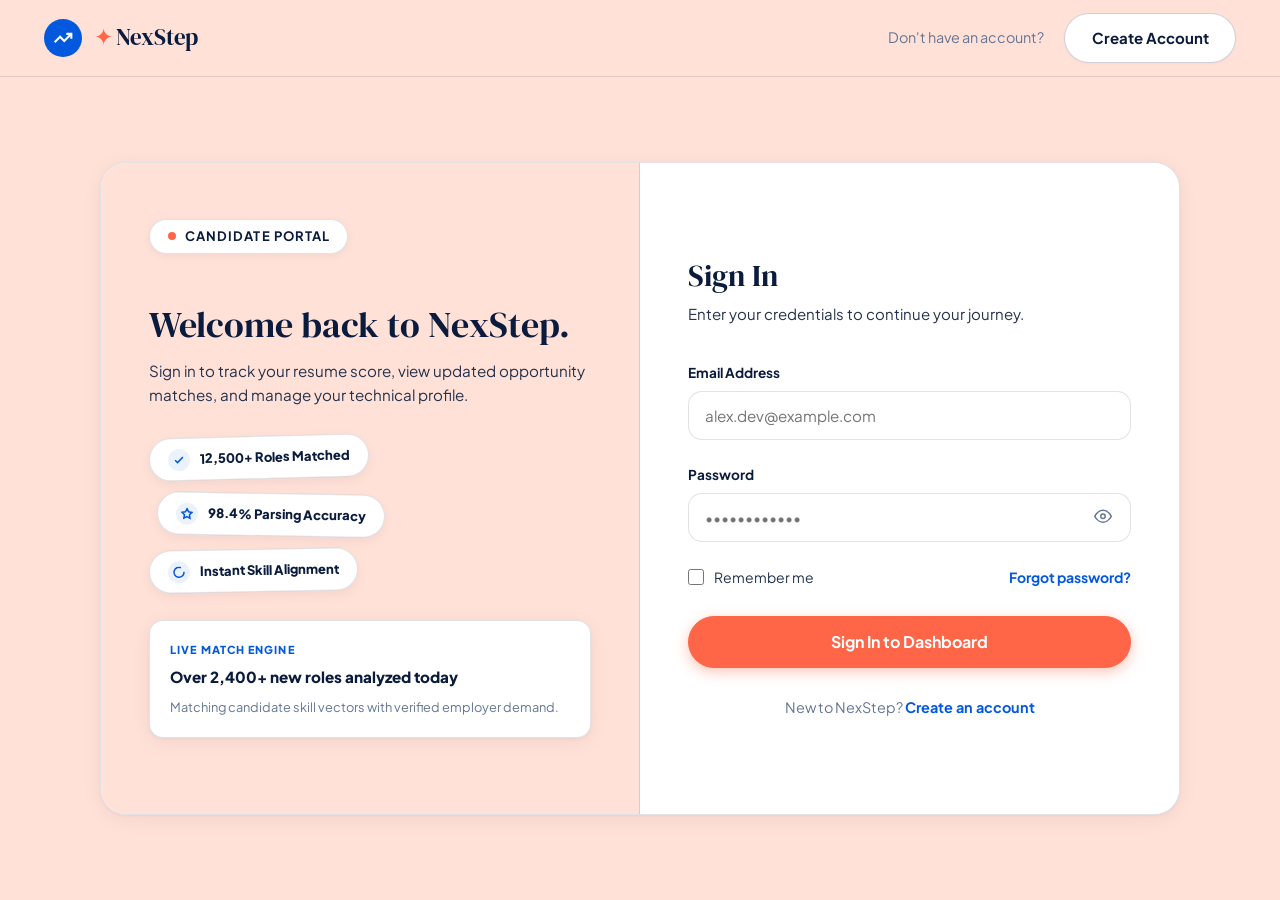
<file: Frontend/login.html>
<!DOCTYPE html>
<html lang="en">
<head>
  <meta charset="UTF-8">
  <meta name="viewport" content="width=device-width, initial-scale=1.0">
  <title>Sign In — NexStep Career Platform</title>
  <meta name="description" content="Sign in to your NexStep account to access personalized resume matching and candidate insights.">
  
  <!-- Google Fonts: DM Serif Display & Plus Jakarta Sans -->
  <link rel="preconnect" href="https://fonts.googleapis.com">
  <link rel="preconnect" href="https://fonts.gstatic.com" crossorigin>
  <link href="https://fonts.googleapis.com/css2?family=DM+Serif+Display:ital@0;1&family=Plus+Jakarta+Sans:wght@400;500;600;700;800;900&display=swap" rel="stylesheet">
  
  <!-- Stylesheet -->
  <link rel="stylesheet" href="css/style.css?v=15">
  <link rel="icon" type="image/x-icon" href="favicon.ico">
</head>
<body class="auth-page-body">

  <!-- Background Grain Overlay -->
  <div class="bg-grain-overlay" aria-hidden="true"></div>

  <!-- Header -->
  <header class="header">
    <div class="container nav-container">
      <a href="index.html" class="logo" aria-label="NexStep Home">
        <div class="logo-mark">
          <svg width="20" height="20" viewBox="0 0 24 24" fill="none" stroke="currentColor" stroke-width="2.5">
            <polyline points="22 7 13.5 15.5 8.5 10.5 2 17"></polyline>
            <polyline points="16 7 22 7 22 13"></polyline>
          </svg>
        </div>
        <span class="logo-text"><span style="color: var(--palette-coral, #FF6648); margin-right: 3px;">✦</span>NexStep</span>
      </a>

      <div class="nav-actions">
        <span style="font-size: 0.9rem; color: var(--color-text-muted);">Don't have an account?</span>
        <a href="register.html" class="btn btn-outline">Create Account</a>
      </div>
    </div>
  </header>

  <!-- Auth Main Wrapper -->
  <div class="auth-wrapper">
    <div class="auth-card-container">
      
      <!-- Left Sidebar (Seashell/White Surface) with Floating Stat Chips -->
      <div class="auth-sidebar">
        <div>
          <div class="eyebrow-badge">
            <span class="eyebrow-dot"></span>
            <span class="eyebrow-text">Candidate Portal</span>
          </div>
          <h2 class="auth-sidebar-title">Welcome back to NexStep.</h2>
          <p class="auth-sidebar-desc">
            Sign in to track your resume score, view updated opportunity matches, and manage your technical profile.
          </p>

          <!-- Floating Stat Chips Filling Left Panel Space -->
          <div class="auth-stats-stack">
            <div class="auth-stat-chip">
              <span class="auth-stat-icon">
                <svg width="12" height="12" viewBox="0 0 24 24" fill="none" stroke="currentColor" stroke-width="3">
                  <polyline points="20 6 9 17 4 12"></polyline>
                </svg>
              </span>
              <span>12,500+ Roles Matched</span>
            </div>
            
            <div class="auth-stat-chip">
              <span class="auth-stat-icon">
                <svg width="12" height="12" viewBox="0 0 24 24" fill="none" stroke="currentColor" stroke-width="3">
                  <polygon points="12 2 15.09 8.26 22 9.27 17 14.14 18.18 21.02 12 17.77 5.82 21.02 7 14.14 2 9.27 8.91 8.26 12 2"></polygon>
                </svg>
              </span>
              <span>98.4% Parsing Accuracy</span>
            </div>

            <div class="auth-stat-chip">
              <span class="auth-stat-icon">
                <svg width="12" height="12" viewBox="0 0 24 24" fill="none" stroke="currentColor" stroke-width="3">
                  <path d="M22 11.08V12a10 10 0 1 1-5.93-9.14"></path>
                </svg>
              </span>
              <span>Instant Skill Alignment</span>
            </div>
          </div>
        </div>

        <div class="product-profile-card">
          <div class="profile-header-lbl">LIVE MATCH ENGINE</div>
          <div style="font-size: 0.95rem; font-weight: 800; color: var(--color-primary-dark); margin-bottom: 0.5rem;">
            Over 2,400+ new roles analyzed today
          </div>
          <div style="font-size: 0.8rem; color: var(--color-text-muted);">
            Matching candidate skill vectors with verified employer demand.
          </div>
        </div>
      </div>

      <!-- Right Form Panel -->
      <div class="auth-form-side">
        <div class="auth-form-header">
          <h1 class="auth-form-title">Sign In</h1>
          <p class="auth-form-subtext">Enter your credentials to continue your journey.</p>
        </div>

        <form id="loginForm" novalidate>
          <div class="form-group">
            <label for="loginEmail" class="form-label">Email Address</label>
            <div class="input-wrap">
              <input type="email" id="loginEmail" class="form-input" placeholder="alex.dev@example.com" required autocomplete="email">
            </div>
            <span id="loginEmailError" class="inline-error" role="alert"></span>
          </div>

          <div class="form-group">
            <label for="loginPassword" class="form-label">Password</label>
            <div class="input-wrap">
              <input type="password" id="loginPassword" class="form-input" placeholder="••••••••••••" required autocomplete="current-password">
              <button type="button" class="toggle-pwd" id="togglePasswordBtn" aria-label="Toggle password visibility">
                <svg width="18" height="18" viewBox="0 0 24 24" fill="none" stroke="currentColor" stroke-width="2">
                  <path d="M1 12s4-8 11-8 11 8 11 8-4 8-11 8-11-8-11-8z"></path>
                  <circle cx="12" cy="12" r="3"></circle>
                </svg>
              </button>
            </div>
            <span id="loginPasswordError" class="inline-error" role="alert"></span>
          </div>

          <div class="form-row-between">
            <label class="checkbox-label">
              <input type="checkbox" id="rememberMe" class="checkbox-input">
              <span>Remember me</span>
            </label>
            <a href="#" class="forgot-link">Forgot password?</a>
          </div>

          <button type="submit" class="btn btn-primary auth-btn-block">
            Sign In to Dashboard
          </button>
        </form>

        <p class="auth-footer-text">
          New to NexStep? <a href="register.html">Create an account</a>
        </p>
      </div>

    </div>
  </div>

  <script src="js/config.js"></script>
  <script src="js/state.js"></script>
  <script src="js/auth.js?v=9"></script>
</body>
</html>
</file>
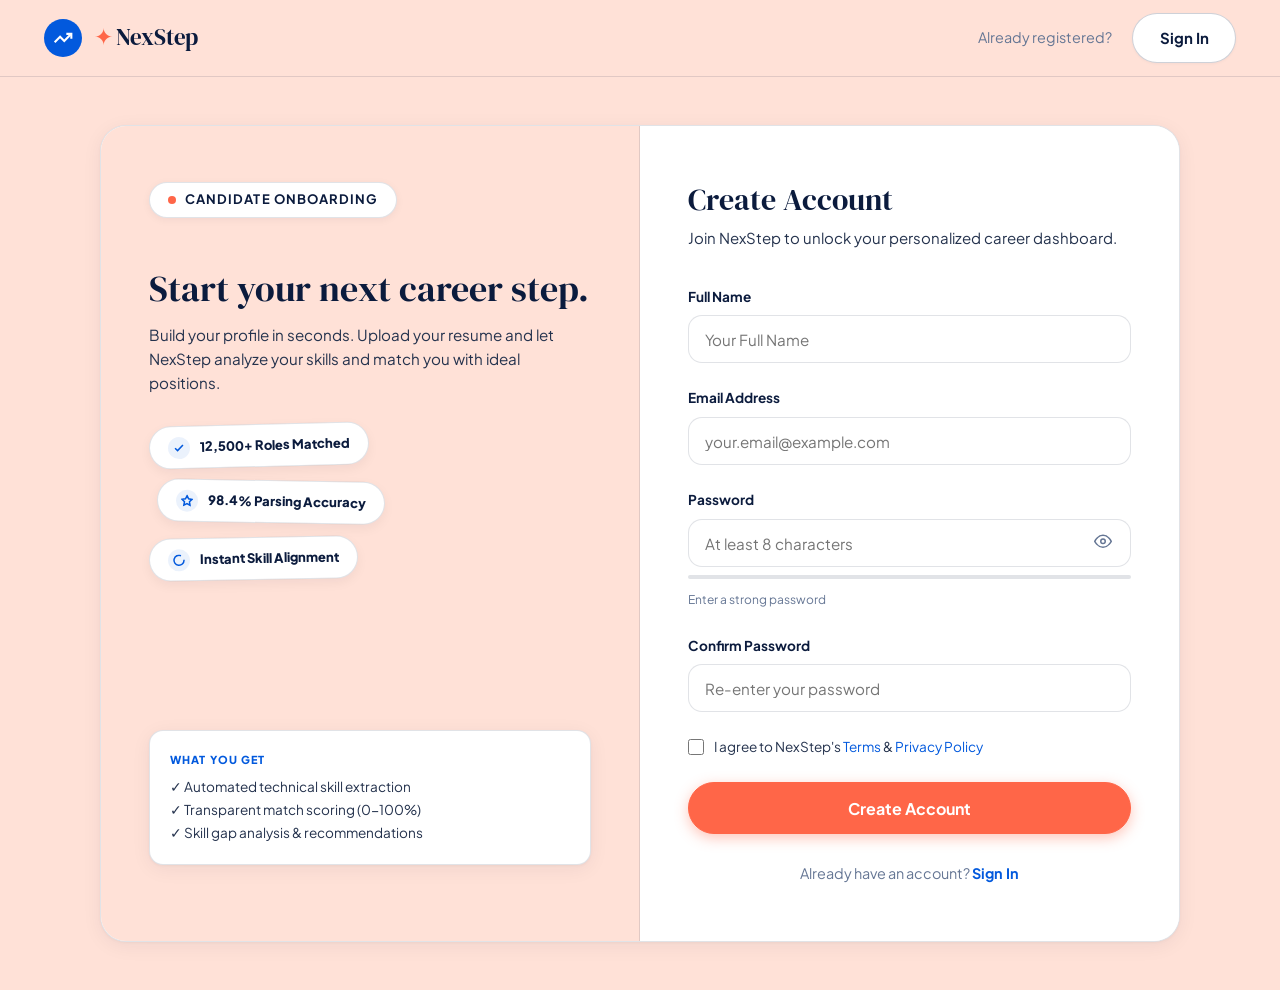
<file: Frontend/register.html>
<!DOCTYPE html>
<html lang="en">
<head>
  <meta charset="UTF-8">
  <meta name="viewport" content="width=device-width, initial-scale=1.0">
  <title>Create Account — NexStep Career Platform</title>
  <meta name="description" content="Create your NexStep account to unlock automated resume parsing and transparent job match scoring.">
  
  <!-- Google Fonts: DM Serif Display & Plus Jakarta Sans -->
  <link rel="preconnect" href="https://fonts.googleapis.com">
  <link rel="preconnect" href="https://fonts.gstatic.com" crossorigin>
  <link href="https://fonts.googleapis.com/css2?family=DM+Serif+Display:ital@0;1&family=Plus+Jakarta+Sans:wght@400;500;600;700;800;900&display=swap" rel="stylesheet">
  
  <!-- Stylesheet -->
  <link rel="stylesheet" href="css/style.css?v=15">
  <link rel="icon" type="image/x-icon" href="favicon.ico">
</head>
<body class="auth-page-body">

  <!-- Background Grain Overlay -->
  <div class="bg-grain-overlay" aria-hidden="true"></div>

  <!-- Header -->
  <header class="header">
    <div class="container nav-container">
      <a href="index.html" class="logo" aria-label="NexStep Home">
        <div class="logo-mark">
          <svg width="20" height="20" viewBox="0 0 24 24" fill="none" stroke="currentColor" stroke-width="2.5">
            <polyline points="22 7 13.5 15.5 8.5 10.5 2 17"></polyline>
            <polyline points="16 7 22 7 22 13"></polyline>
          </svg>
        </div>
        <span class="logo-text"><span style="color: var(--palette-coral, #FF6648); margin-right: 3px;">✦</span>NexStep</span>
      </a>

      <div class="nav-actions">
        <span style="font-size: 0.9rem; color: var(--color-text-muted);">Already registered?</span>
        <a href="login.html" class="btn btn-outline">Sign In</a>
      </div>
    </div>
  </header>

  <!-- Auth Main Wrapper -->
  <div class="auth-wrapper">
    <div class="auth-card-container">
      
      <!-- Left Sidebar (Seashell/White Surface) with Floating Stat Chips -->
      <div class="auth-sidebar">
        <div>
          <div class="eyebrow-badge">
            <span class="eyebrow-dot"></span>
            <span class="eyebrow-text">Candidate Onboarding</span>
          </div>
          <h2 class="auth-sidebar-title">Start your next career step.</h2>
          <p class="auth-sidebar-desc">
            Build your profile in seconds. Upload your resume and let NexStep analyze your skills and match you with ideal positions.
          </p>

          <!-- Floating Stat Chips Filling Left Panel Space -->
          <div class="auth-stats-stack">
            <div class="auth-stat-chip">
              <span class="auth-stat-icon">
                <svg width="12" height="12" viewBox="0 0 24 24" fill="none" stroke="currentColor" stroke-width="3">
                  <polyline points="20 6 9 17 4 12"></polyline>
                </svg>
              </span>
              <span>12,500+ Roles Matched</span>
            </div>
            
            <div class="auth-stat-chip">
              <span class="auth-stat-icon">
                <svg width="12" height="12" viewBox="0 0 24 24" fill="none" stroke="currentColor" stroke-width="3">
                  <polygon points="12 2 15.09 8.26 22 9.27 17 14.14 18.18 21.02 12 17.77 5.82 21.02 7 14.14 2 9.27 8.91 8.26 12 2"></polygon>
                </svg>
              </span>
              <span>98.4% Parsing Accuracy</span>
            </div>

            <div class="auth-stat-chip">
              <span class="auth-stat-icon">
                <svg width="12" height="12" viewBox="0 0 24 24" fill="none" stroke="currentColor" stroke-width="3">
                  <path d="M22 11.08V12a10 10 0 1 1-5.93-9.14"></path>
                </svg>
              </span>
              <span>Instant Skill Alignment</span>
            </div>
          </div>
        </div>

        <div class="product-profile-card">
          <div class="profile-header-lbl">WHAT YOU GET</div>
          <ul style="font-size: 0.85rem; color: var(--color-text-body); line-height: 1.7; margin-top: 0.4rem;">
            <li>✓ Automated technical skill extraction</li>
            <li>✓ Transparent match scoring (0-100%)</li>
            <li>✓ Skill gap analysis & recommendations</li>
          </ul>
        </div>
      </div>

      <!-- Right Form Panel -->
      <div class="auth-form-side">
        <div class="auth-form-header">
          <h1 class="auth-form-title">Create Account</h1>
          <p class="auth-form-subtext">Join NexStep to unlock your personalized career dashboard.</p>
        </div>

        <form id="registerForm" novalidate>
          <div class="form-group">
            <label for="regFullName" class="form-label">Full Name</label>
            <div class="input-wrap">
              <input type="text" id="regFullName" class="form-input" placeholder="Your Full Name" required autocomplete="name">
            </div>
            <span id="regNameError" class="inline-error" role="alert"></span>
          </div>

          <div class="form-group">
            <label for="regEmail" class="form-label">Email Address</label>
            <div class="input-wrap">
              <input type="email" id="regEmail" class="form-input" placeholder="your.email@example.com" required autocomplete="email">
            </div>
            <span id="regEmailError" class="inline-error" role="alert"></span>
          </div>

          <div class="form-group">
            <label for="regPassword" class="form-label">Password</label>
            <div class="input-wrap">
              <input type="password" id="regPassword" class="form-input" placeholder="At least 8 characters" required autocomplete="new-password">
              <button type="button" class="toggle-pwd" id="toggleRegPasswordBtn" aria-label="Toggle password visibility">
                <svg width="18" height="18" viewBox="0 0 24 24" fill="none" stroke="currentColor" stroke-width="2">
                  <path d="M1 12s4-8 11-8 11 8 11 8-4 8-11 8-11-8-11-8z"></path>
                  <circle cx="12" cy="12" r="3"></circle>
                </svg>
              </button>
            </div>
            <span id="regPasswordError" class="inline-error" role="alert"></span>
            
            <!-- Password Strength Indicator -->
            <div class="pwd-strength-wrap">
              <div class="pwd-bar-bg">
                <div class="pwd-bar-fill" id="pwdStrengthBar"></div>
              </div>
              <span class="pwd-lbl" id="pwdStrengthText">Enter a strong password</span>
            </div>
          </div>

          <div class="form-group">
            <label for="regConfirmPassword" class="form-label">Confirm Password</label>
            <div class="input-wrap">
              <input type="password" id="regConfirmPassword" class="form-input" placeholder="Re-enter your password" required autocomplete="new-password">
            </div>
            <span id="regConfirmError" class="inline-error" role="alert"></span>
          </div>

          <div class="form-group">
            <label class="checkbox-label">
              <input type="checkbox" id="termsCheck" class="checkbox-input" required>
              <span style="font-size: 0.85rem;">I agree to NexStep's <a href="#" style="color: var(--color-primary);">Terms</a> & <a href="#" style="color: var(--color-primary);">Privacy Policy</a></span>
            </label>
            <span id="regTermsError" class="inline-error" role="alert"></span>
          </div>

          <button type="submit" class="btn btn-primary auth-btn-block">
            Create Account
          </button>
        </form>

        <p class="auth-footer-text">
          Already have an account? <a href="login.html">Sign In</a>
        </p>
      </div>

    </div>
  </div>

  <script src="js/config.js"></script>
  <script src="js/state.js"></script>
  <script src="js/auth.js?v=10"></script>
</body>
</html>
</file>
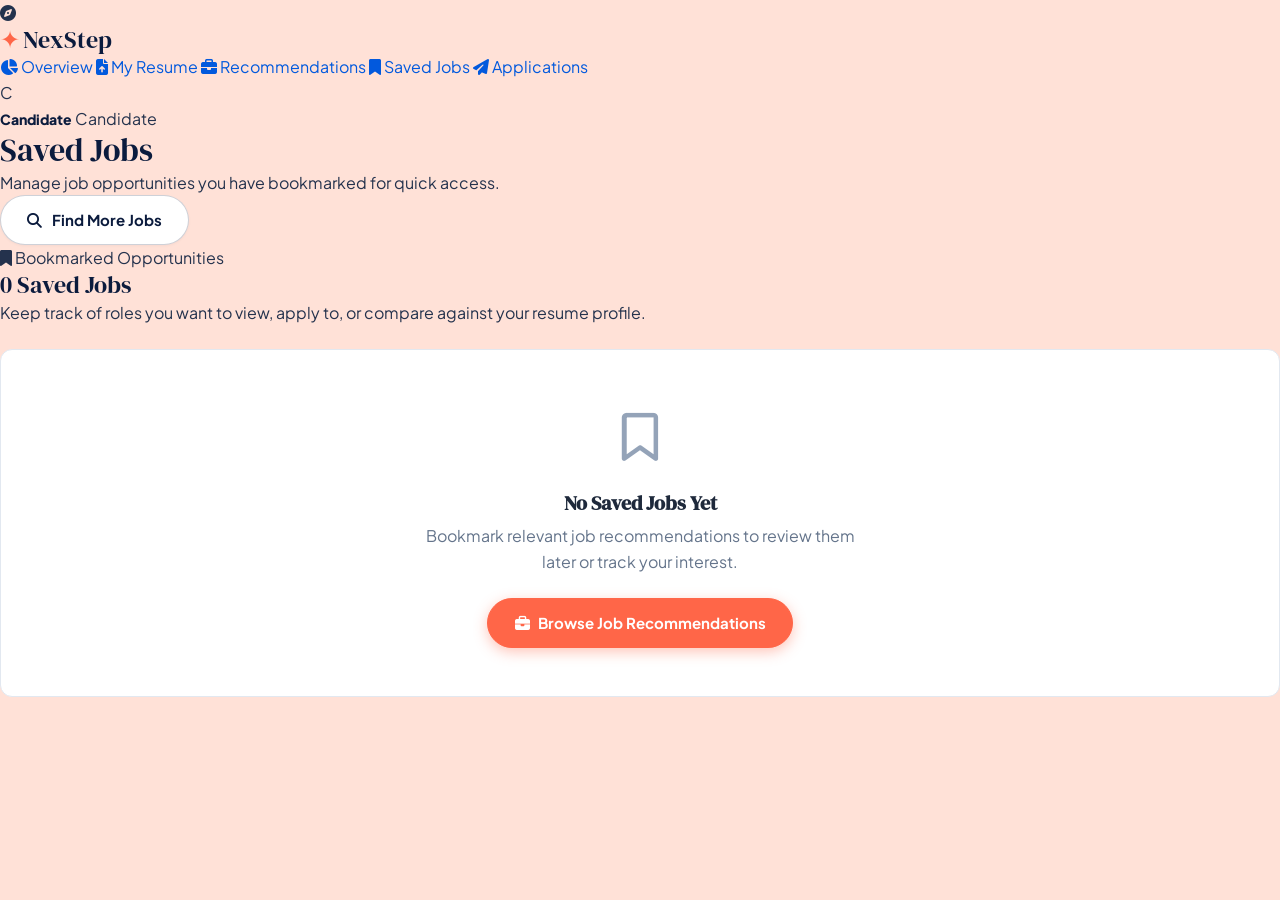
<file: Frontend/saved.html>
<!DOCTYPE html>
<html lang="en">
<head>
    <meta charset="UTF-8">
    <meta name="viewport" content="width=device-width, initial-scale=1.0">
    <title>Saved Jobs | NexStep Career Platform</title>
    <!-- Google Fonts: DM Serif Display & Plus Jakarta Sans -->
    <link rel="preconnect" href="https://fonts.googleapis.com">
    <link rel="preconnect" href="https://fonts.gstatic.com" crossorigin>
    <link href="https://fonts.googleapis.com/css2?family=DM+Serif+Display:ital@0;1&family=Plus+Jakarta+Sans:wght@400;500;600;700;800;900&display=swap" rel="stylesheet">
    <link rel="stylesheet" href="css/style.css?v=15">
    <link rel="icon" type="image/x-icon" href="favicon.ico">
    <link rel="stylesheet" href="https://cdnjs.cloudflare.com/ajax/libs/font-awesome/6.4.0/css/all.min.css">
</head>
<body class="dashboard-body">
    <div class="dashboard-container">
        <!-- Sidebar Navigation -->
        <aside class="sidebar">
            <div class="sidebar-brand">
                <div class="brand-logo">
                    <i class="fa-solid fa-compass"></i>
                </div>
                <h2><span style="color: var(--palette-coral, #FF6648); margin-right: 3px;">✦</span>NexStep</h2>
            </div>
            
            <nav class="sidebar-nav">
                <a href="dashboard.html" class="nav-item">
                    <i class="fa-solid fa-chart-pie"></i>
                    <span>Overview</span>
                </a>
                <a href="upload.html" class="nav-item">
                    <i class="fa-solid fa-file-arrow-up"></i>
                    <span>My Resume</span>
                </a>
                <a href="jobs.html" class="nav-item">
                    <i class="fa-solid fa-briefcase"></i>
                    <span>Recommendations</span>
                </a>
                <a href="saved.html" class="nav-item active">
                    <i class="fa-solid fa-bookmark"></i>
                    <span>Saved Jobs</span>
                </a>
                <a href="applications.html" class="nav-item">
                    <i class="fa-solid fa-paper-plane"></i>
                    <span>Applications</span>
                </a>
            </nav>
            
            <div class="sidebar-footer">
                <div class="user-pill">
                    <div class="avatar" id="sidebarAvatar">C</div>
                    <div class="user-info">
                        <span class="user-name" id="sidebarUserName">Candidate</span>
                        <span class="user-role">Candidate</span>
                    </div>
                </div>
            </div>
        </aside>

        <!-- Main Content Area -->
        <main class="main-content">
            <!-- Top Header -->
            <header class="top-header">
                <div class="header-title">
                    <h1>Saved Jobs</h1>
                    <p>Manage job opportunities you have bookmarked for quick access.</p>
                </div>
                <div class="header-actions">
                    <a href="jobs.html" class="btn btn-outline">
                        <i class="fa-solid fa-search"></i> Find More Jobs
                    </a>
                </div>
            </header>

            <!-- Main Content Container -->
            <div class="dashboard-content">
                <!-- Stat Summary Banner -->
                <div class="dashboard-banner">
                    <div class="banner-info">
                        <span class="badge badge-info"><i class="fa-solid fa-bookmark"></i> Bookmarked Opportunities</span>
                        <h2 id="savedJobsHeaderTitle">0 Jobs Saved</h2>
                        <p>Keep track of roles you want to view, apply to, or compare against your resume profile.</p>
                    </div>
                </div>

                <!-- Saved Jobs List / Grid -->
                <div id="savedJobsContainer" class="jobs-grid" style="margin-top: 24px;">
                    <!-- Rendered dynamically by saved.js -->
                </div>
            </div>
        </main>
    </div>

    <!-- Central Scripts -->
    <script src="js/config.js"></script>
    <script src="js/state.js"></script>
    <script src="js/saved.js"></script>
</body>
</html>
</file>
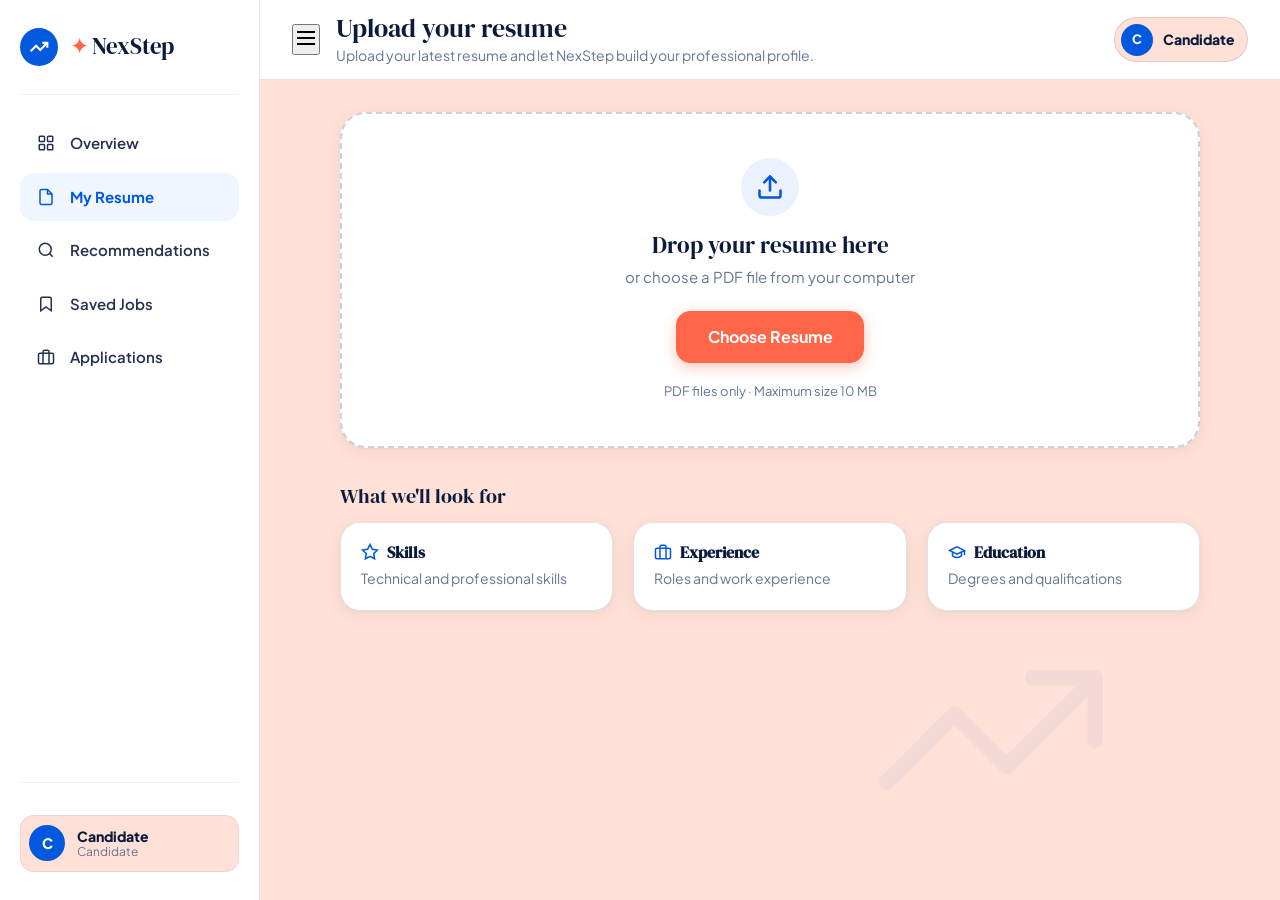
<file: Frontend/upload.html>
<!DOCTYPE html>
<html lang="en">
<head>
  <meta charset="UTF-8">
  <meta name="viewport" content="width=device-width, initial-scale=1.0">
  <title>Upload Resume — NexStep Career Platform</title>
  <meta name="description" content="Upload your latest resume PDF and let NexStep build your professional career profile.">
  
  <!-- Google Fonts: DM Serif Display & Plus Jakarta Sans -->
  <link rel="preconnect" href="https://fonts.googleapis.com">
  <link rel="preconnect" href="https://fonts.gstatic.com" crossorigin>
  <link href="https://fonts.googleapis.com/css2?family=DM+Serif+Display:ital@0;1&family=Plus+Jakarta+Sans:wght@400;500;600;700;800;900&display=swap" rel="stylesheet">
  
  <!-- Stylesheet -->
  <link rel="stylesheet" href="css/style.css?v=16">
  <link rel="icon" type="image/x-icon" href="favicon.ico">
</head>
<body>

  <!-- Background Grain Overlay -->
  <div class="bg-grain-overlay" aria-hidden="true"></div>

  <!-- Main Application Shell -->
  <div class="dash-shell">

    <!-- Faint Upward Trendline SVG Watermark Background -->
    <svg class="dash-bg-trendline" viewBox="0 0 24 24" fill="none" stroke="currentColor" stroke-width="1.5" stroke-linecap="round" stroke-linejoin="round" aria-hidden="true">
      <polyline points="22 7 13.5 15.5 8.5 10.5 2 17"></polyline>
      <polyline points="16 7 22 7 22 13"></polyline>
    </svg>

    <!-- Left Sidebar (Clean White Surface) -->
    <aside class="dash-sidebar" id="dashSidebar">
      <div>
        <!-- Brand Logo -->
        <div class="dash-sidebar-brand">
          <a href="index.html" class="logo" aria-label="NexStep Home">
            <div class="logo-mark">
              <svg width="20" height="20" viewBox="0 0 24 24" fill="none" stroke="currentColor" stroke-width="2.5">
                <polyline points="22 7 13.5 15.5 8.5 10.5 2 17"></polyline>
                <polyline points="16 7 22 7 22 13"></polyline>
              </svg>
            </div>
            <span class="logo-text"><span style="color: var(--palette-coral, #FF6648); margin-right: 3px;">✦</span>NexStep</span>
          </a>
        </div>

        <!-- Main Navigation Links -->
        <nav aria-label="Dashboard Navigation">
          <ul class="dash-nav-list">
            <li>
              <a href="dashboard.html" class="dash-nav-item">
                <span class="dash-nav-icon">
                  <svg width="18" height="18" viewBox="0 0 24 24" fill="none" stroke="currentColor" stroke-width="2">
                    <rect x="3" y="3" width="7" height="7" rx="1"></rect>
                    <rect x="14" y="3" width="7" height="7" rx="1"></rect>
                    <rect x="14" y="14" width="7" height="7" rx="1"></rect>
                    <rect x="3" y="14" width="7" height="7" rx="1"></rect>
                  </svg>
                </span>
                <span>Overview</span>
              </a>
            </li>
            <li>
              <a href="upload.html" class="dash-nav-item active">
                <span class="dash-nav-icon">
                  <svg width="18" height="18" viewBox="0 0 24 24" fill="none" stroke="currentColor" stroke-width="2">
                    <path d="M14 2H6a2 2 0 0 0-2 2v16a2 2 0 0 0 2 2h12a2 2 0 0 0 2-2V8z"></path>
                    <polyline points="14 2 14 8 20 8"></polyline>
                  </svg>
                </span>
                <span>My Resume</span>
              </a>
            </li>
            <li>
              <a href="jobs.html" class="dash-nav-item">
                <span class="dash-nav-icon">
                  <svg width="18" height="18" viewBox="0 0 24 24" fill="none" stroke="currentColor" stroke-width="2">
                    <circle cx="11" cy="11" r="8"></circle>
                    <line x1="21" y1="21" x2="16.65" y2="16.65"></line>
                  </svg>
                </span>
                <span>Recommendations</span>
              </a>
            </li>
            <li>
              <a href="saved.html" class="dash-nav-item">
                <span class="dash-nav-icon">
                  <svg width="18" height="18" viewBox="0 0 24 24" fill="none" stroke="currentColor" stroke-width="2">
                    <path d="M19 21l-7-5-7 5V5a2 2 0 0 1 2-2h10a2 2 0 0 1 2 2z"></path>
                  </svg>
                </span>
                <span>Saved Jobs</span>
              </a>
            </li>
            <li>
              <a href="applications.html" class="dash-nav-item">
                <span class="dash-nav-icon">
                  <svg width="18" height="18" viewBox="0 0 24 24" fill="none" stroke="currentColor" stroke-width="2">
                    <rect x="2" y="7" width="20" height="14" rx="2" ry="2"></rect>
                    <path d="M16 21V5a2 2 0 0 0-2-2h-4a2 2 0 0 0-2 2v16"></path>
                  </svg>
                </span>
                <span>Applications</span>
              </a>
            </li>
          </ul>
        </nav>
      </div>

      <!-- Bottom Settings & Profile Links -->
      <div class="dash-sidebar-footer">
        <!-- User Profile Card in Sidebar -->
        <div class="dash-user-card">
          <div class="user-avatar-circle" id="sidebarAvatar">C</div>
          <div class="user-info-meta">
            <span class="user-name" id="sidebarUserName">Candidate</span>
            <span class="user-role-sub">Candidate</span>
          </div>
        </div>
      </div>
    </aside>

    <!-- Main Content Right Area -->
    <div class="dash-main-wrap">
      
      <!-- Top Header Navigation Bar -->
      <header class="dash-header-bar">
        <div style="display: flex; align-items: center; gap: 1rem;">
          <button class="mobile-dash-toggle" id="mobileDashToggle" aria-label="Toggle navigation sidebar">
            <svg width="24" height="24" viewBox="0 0 24 24" fill="none" stroke="currentColor" stroke-width="2">
              <line x1="3" y1="6" x2="21" y2="6"></line>
              <line x1="3" y1="12" x2="21" y2="12"></line>
              <line x1="3" y1="18" x2="21" y2="18"></line>
            </svg>
          </button>
          <div>
            <h1 class="dash-greeting-title">Upload your resume</h1>
            <p class="dash-greeting-sub">Upload your latest resume and let NexStep build your professional profile.</p>
          </div>
        </div>

        <div class="dash-header-actions">
          <div class="user-profile-dropdown-btn">
            <div class="user-avatar-circle" id="headerAvatar" style="width: 32px; height: 32px; font-size: 0.8rem;">C</div>
            <span style="font-size: 0.875rem; font-weight: 800; color: var(--color-primary-dark);" id="headerUserName">Candidate</span>
          </div>
        </div>
      </header>

      <!-- Upload Main Body Content -->
      <main class="dash-body-content">
        <div class="upload-main-grid">

          <!-- Current Resume Alternative State Card (shown only if previous analysis exists) -->
          <section class="current-resume-card" id="currentResumeCard" style="display: none;">
            <div class="current-resume-row">
              <div style="display: flex; align-items: center; gap: 1rem;">
                <div class="file-type-icon" style="background-color: var(--color-primary); color: #ffffff;">
                  <svg width="22" height="22" viewBox="0 0 24 24" fill="none" stroke="currentColor" stroke-width="2">
                    <path d="M14 2H6a2 2 0 0 0-2 2v16a2 2 0 0 0 2 2h12a2 2 0 0 0 2-2V8z"></path>
                    <polyline points="14 2 14 8 20 8"></polyline>
                  </svg>
                </div>
                <div>
                  <div style="font-size: 0.75rem; font-weight: 800; color: var(--color-text-muted); text-transform: uppercase; letter-spacing: 0.05em; margin-bottom: 0.15rem;">Current active resume</div>
                  <div style="font-size: 1.05rem; font-weight: 800; color: var(--color-primary-dark);" id="currentResumeFilename">No resume uploaded yet</div>
                  <div style="font-size: 0.8125rem; color: var(--color-text-muted);" id="currentResumeMeta">Upload PDF below</div>
                </div>
              </div>

              <div style="display: flex; align-items: center; gap: 0.75rem;">
                <a href="analysis.html" class="btn btn-outline" id="viewResumeBtn">View Analysis</a>
                <button type="button" class="btn btn-secondary" id="replaceResumeBtn">Upload New</button>
              </div>
            </div>
          </section>

          <!-- Single Space Upload Slot: Holds either Dropzone OR Uploaded File Preview -->
          <div class="upload-slot-wrapper" id="uploadSlotWrapper">

            <!-- State 1: Dropzone (Displayed when no file chosen) -->
            <section class="upload-dropzone-box" id="uploadDropzone">
              <div class="upload-icon-circle" aria-hidden="true">
                <svg width="28" height="28" viewBox="0 0 24 24" fill="none" stroke="currentColor" stroke-width="2.2" stroke-linecap="round" stroke-linejoin="round">
                  <path d="M21 15v4a2 2 0 0 1-2 2H5a2 2 0 0 1-2-2v-4"></path>
                  <polyline points="17 8 12 3 7 8"></polyline>
                  <line x1="12" y1="3" x2="12" y2="15"></line>
                </svg>
              </div>

              <h2 class="upload-drop-title">Drop your resume here</h2>
              <p class="upload-drop-subtext">or choose a PDF file from your computer</p>

              <div>
                <button type="button" class="btn btn-primary btn-lg" id="chooseFileBtn">Choose Resume</button>
                <input type="file" id="resumeFileInput" accept=".pdf,application/pdf" style="display: none;">
              </div>

              <p class="upload-limit-note">PDF files only · Maximum size 10 MB</p>

              <div class="upload-error-msg" id="uploadErrorMsg" style="display: none; color: #D9383A; font-weight: 700; margin-top: 1rem; font-size: 0.875rem;"></div>
            </section>

            <!-- State 2: Uploaded File Display (Replaces Dropzone in the EXACT SAME single space) -->
            <section class="selected-file-card" id="selectedFileCard" style="display: none;">
              <div class="upload-success-banner">
                <div class="upload-success-badge">
                  <svg width="15" height="15" viewBox="0 0 24 24" fill="none" stroke="currentColor" stroke-width="3">
                    <polyline points="20 6 9 17 4 12"></polyline>
                  </svg>
                  <span>Resume Uploaded Successfully</span>
                </div>
                <span class="upload-success-sub">Ready for AI analysis</span>
              </div>

              <div class="selected-file-header">
                <div class="selected-file-info">
                  <div class="file-type-icon" style="background-color: var(--color-primary); color: #ffffff;">
                    <svg width="24" height="24" viewBox="0 0 24 24" fill="none" stroke="currentColor" stroke-width="2">
                      <path d="M14 2H6a2 2 0 0 0-2 2v16a2 2 0 0 0 2 2h12a2 2 0 0 0 2-2V8z"></path>
                      <polyline points="14 2 14 8 20 8"></polyline>
                    </svg>
                  </div>
                  <div>
                    <div class="file-name-title" id="selectedFileName">resume.pdf</div>
                    <div style="display: flex; align-items: center; gap: 0.5rem; margin-top: 0.2rem;">
                      <span class="file-meta-sub" id="selectedFileMeta">PDF · 1.8 MB</span>
                      <span class="badge badge-success" style="font-size: 0.72rem; padding: 0.15rem 0.5rem;">Uploaded</span>
                    </div>
                  </div>
                </div>

                <div>
                  <button type="button" class="btn btn-outline" id="removeFileBtn">
                    <svg width="14" height="14" viewBox="0 0 24 24" fill="none" stroke="currentColor" stroke-width="2" style="margin-right: 4px;">
                      <polyline points="1 4 1 10 7 10"></polyline>
                      <path d="M3.51 15a9 9 0 1 0 2.13-9.36L1 10"></path>
                    </svg>
                    Change file
                  </button>
                </div>
              </div>

              <div class="selected-file-actions">
                <button type="button" class="btn btn-primary btn-lg" id="continueAnalysisBtn" style="width: 100%; justify-content: center; font-size: 1.05rem; padding: 0.95rem 1.5rem;" disabled>
                  <span>Continue to Analysis</span>
                  <svg width="18" height="18" viewBox="0 0 24 24" fill="none" stroke="currentColor" stroke-width="2.5">
                    <line x1="5" y1="12" x2="19" y2="12"></line>
                    <polyline points="12 5 19 12 12 19"></polyline>
                  </svg>
                </button>
              </div>

              <p class="upload-drop-hint">Drop another PDF here anytime to replace this file</p>
            </section>

          </div>

          <!-- Optional Visual Guidance Section ("What we'll look for") -->
          <section class="guidance-section">
            <h3 class="guidance-title">What we'll look for</h3>

            <div class="guidance-grid">
              <!-- Item 1: Skills -->
              <div class="guidance-card">
                <h4 class="guidance-card-title">
                  <svg width="18" height="18" viewBox="0 0 24 24" fill="none" stroke="currentColor" stroke-width="2" style="color: var(--color-primary);">
                    <polygon points="12 2 15.09 8.26 22 9.27 17 14.14 18.18 21.02 12 17.77 5.82 21.02 7 14.14 2 9.27 8.91 8.26 12 2"></polygon>
                  </svg>
                  Skills
                </h4>
                <p class="guidance-card-desc">Technical and professional skills</p>
              </div>

              <!-- Item 2: Experience -->
              <div class="guidance-card">
                <h4 class="guidance-card-title">
                  <svg width="18" height="18" viewBox="0 0 24 24" fill="none" stroke="currentColor" stroke-width="2" style="color: var(--color-primary);">
                    <rect x="2" y="7" width="20" height="14" rx="2" ry="2"></rect>
                    <path d="M16 21V5a2 2 0 0 0-2-2h-4a2 2 0 0 0-2 2v16"></path>
                  </svg>
                  Experience
                </h4>
                <p class="guidance-card-desc">Roles and work experience</p>
              </div>

              <!-- Item 3: Education -->
              <div class="guidance-card">
                <h4 class="guidance-card-title">
                  <svg width="18" height="18" viewBox="0 0 24 24" fill="none" stroke="currentColor" stroke-width="2" style="color: var(--color-primary);">
                    <path d="M22 10v6M2 10l10-5 10 5-10 5z"></path>
                    <path d="M6 12v5c3 3 9 3 12 0v-5"></path>
                  </svg>
                  Education
                </h4>
                <p class="guidance-card-desc">Degrees and qualifications</p>
              </div>
            </div>
          </section>

        </div>
      </main>

    </div>
  </div>

  <!-- JavaScript Modules -->
  <script src="js/config.js"></script>
  <script src="js/state.js"></script>
  <script src="js/upload.js?v=4"></script>
</body>
</html>
</file>
<file: Frontend/css/style.css>
@import url('https://fonts.googleapis.com/css2?family=DM+Serif+Display:ital@0;1&family=Plus+Jakarta+Sans:wght@400;500;600;700;800;900&display=swap');

/* ==========================================================================
   NexStep — Editorial Boutique System
   Design Reference: Editorial serif, stacked watermarks, pill chips, diamond timeline
   Color Palette: Peach (#FFE1D7), Sky (#84AFFB), Cobalt (#0259DD), Coral (#FF6648)
   ========================================================================== */

/* --------------------------------------------------------------------------
   1. CSS Variables & Theme Specification
   -------------------------------------------------------------------------- */
:root {
  /* Exact Palette from User's Reference */
  --palette-peach:       #FFE1D7; /* Base warm blush peach canvas */
  --palette-sky:         #84AFFB; /* Soft cornflower sky */
  --palette-cobalt:      #0259DD; /* Vivid royal cobalt */
  --palette-coral:       #FF6648; /* Vibrant coral / persimmon */
  
  /* Core Theme Design Tokens */
  --color-primary:       #0259DD; /* Vivid Royal Cobalt — Primary brand, links, icons */
  --color-primary-hover: #0045B5; /* Deep cobalt hover */
  --color-primary-active:#00348A;
  --color-primary-light: rgba(2, 89, 221, 0.08); /* 8% Cobalt wash */
  --color-primary-dark:  #0B1B3D; /* Deep Midnight Navy for high contrast & editorial text */
  
  --color-accent-warm:   #FF6648; /* Vibrant Coral — Primary CTA button fill & stars */
  --color-accent-warm-hover: #E85031;
  --color-accent-alt:    #84AFFB; /* Cornflower / Sky Blue secondary */
  
  --color-bg:            #FFE1D7; /* Warm Peach Canvas from Reference */
  --color-bg-alt:        #FFF3EE; /* Soft elevated blush tint */
  --color-surface:       #FFFFFF; /* Pure White for elevated cards & mockups */
  --color-surface-dark:  #0B1B3D; /* Deep Midnight for editorial contrast & dark pills */
  
  /* Text & Typography Tints */
  --color-text-body:     #24324D; /* Deep Navy-Slate for readable, elegant body */
  --color-text-muted:    #657694; /* Balanced slate muted text */
  --color-text-dark:     #0B1B3D; /* Maximum contrast midnight */
  
  /* Status & Tags */
  --color-info:          #0259DD; /* Vivid Cobalt */
  --color-info-dark:     #0045B5;
  --color-highlight:     #FF6648; /* Coral */
  --color-success:       #059669; /* Emerald */
  --color-warning:       #D97706; /* Amber */
  --color-error:         #DC2626; /* Crimson */
  
  /* Borders & Ambient Shadows */
  --color-border:        rgba(11, 27, 61, 0.12);
  --color-border-subtle: rgba(11, 27, 61, 0.06);
  --shadow-card:         0 4px 20px rgba(11, 27, 61, 0.06), 0 1px 3px rgba(11, 27, 61, 0.04);
  --shadow-card-hover:   0 14px 32px rgba(11, 27, 61, 0.12), 0 3px 8px rgba(11, 27, 61, 0.06);
  --shadow-button:       0 4px 14px rgba(255, 102, 72, 0.38);
  --shadow-button-hover: 0 8px 22px rgba(255, 102, 72, 0.48);

  /* Typography Pairing (Editorial Reference) */
  --font-family: 'Plus Jakarta Sans', -apple-system, BlinkMacSystemFont, 'Segoe UI', Roboto, sans-serif;
  --font-display: 'DM Serif Display', 'Playfair Display', Georgia, serif;
  
  /* Radii - Pill & Rounded (from Reference) */
  --radius-sm: 8px;
  --radius-md: 14px;
  --radius-lg: 20px;
  --radius-xl: 26px;
  --radius-pill: 9999px;
  
  /* Transitions */
  --transition-fast: 160ms cubic-bezier(0.16, 1, 0.3, 1);
  --transition-normal: 240ms cubic-bezier(0.16, 1, 0.3, 1);
}

/* --------------------------------------------------------------------------
   2. Base Reset & Layout Controls
   -------------------------------------------------------------------------- */
*, *::before, *::after {
  box-sizing: border-box;
  margin: 0;
  padding: 0;
}

html {
  scroll-behavior: smooth;
  font-size: 16px;
  -webkit-font-smoothing: antialiased;
  background-color: var(--color-bg);
}

body {
  font-family: var(--font-family);
  background-color: var(--color-bg);
  color: var(--color-text-body);
  line-height: 1.6;
  overflow-x: hidden;
  position: relative;
}

/* Background Grain Overlay - Completely disabled */
.bg-grain-overlay {
  display: none !important;
}

a {
  color: var(--color-primary);
  text-decoration: none;
  transition: color var(--transition-fast);
}

a:hover {
  color: var(--color-accent-warm);
}

ul {
  list-style: none;
}

.container {
  width: 100%;
  max-width: 1240px;
  margin-left: auto;
  margin-right: auto;
  padding-left: 1.5rem;
  padding-right: 1.5rem;
}

/* Headings - Editorial Serif Display matching Reference */
h1, h2, h3, h4, h5, h6 {
  font-family: var(--font-display);
  color: var(--color-primary-dark);
  font-weight: 400;
  line-height: 1.2;
}

/* Inline Form Errors & Input Validation States */
.inline-error {
  color: var(--color-error);
  font-size: 0.78125rem;
  font-weight: 700;
  margin-top: 0.35rem;
  display: block;
}

.input-error-border {
  border-color: var(--color-error) !important;
  box-shadow: 0 0 0 3px rgba(220, 38, 38, 0.15) !important;
}

/* --------------------------------------------------------------------------
   3. Buttons Specification (Pill Aesthetic from Reference)
   -------------------------------------------------------------------------- */
.btn {
  display: inline-flex;
  align-items: center;
  justify-content: center;
  gap: 0.6rem;
  font-family: var(--font-family);
  font-weight: 700;
  font-size: 0.9375rem;
  padding: 0.75rem 1.65rem;
  border-radius: var(--radius-pill);
  transition: all var(--transition-fast);
  cursor: pointer;
  border: 1.5px solid transparent;
  white-space: nowrap;
  position: relative;
  z-index: 1;
}

.btn:disabled, .btn[disabled] {
  opacity: 0.55;
  cursor: not-allowed;
  pointer-events: none;
  box-shadow: none !important;
  transform: none !important;
}

/* Primary CTA Button: Vibrant Coral fill with White text */
.btn-primary {
  background-color: var(--color-accent-warm);
  color: #ffffff;
  border-color: var(--color-accent-warm);
  box-shadow: var(--shadow-button);
}

.btn-primary:hover:not(:disabled) {
  background-color: var(--color-accent-warm-hover);
  border-color: var(--color-accent-warm-hover);
  transform: translateY(-2px);
  box-shadow: var(--shadow-button-hover);
}

/* Secondary / Outline Button: Pure White surface with deep navy border */
.btn-outline, .btn-secondary {
  background-color: var(--color-surface);
  color: var(--color-primary-dark);
  border-color: rgba(11, 27, 61, 0.2);
  box-shadow: 0 1px 3px rgba(11, 27, 61, 0.04);
}

.btn-outline:hover, .btn-secondary:hover {
  background-color: var(--color-primary);
  border-color: var(--color-primary);
  color: #ffffff;
  transform: translateY(-2px);
  box-shadow: 0 4px 14px rgba(2, 89, 221, 0.35);
}

/* Destructive Button: Crimson fill with white text */
.btn-danger {
  background-color: var(--color-error);
  color: #ffffff;
  border-color: var(--color-error);
}

.btn-danger:hover {
  background-color: #B91C1C;
  transform: translateY(-1px);
}

.btn-icon {
  padding: 0.5rem;
  border-radius: var(--radius-sm);
  background: transparent;
  border: 1px solid var(--color-border);
  color: var(--color-text-body);
  cursor: pointer;
  transition: all var(--transition-fast);
}

.btn-icon:hover {
  background-color: var(--color-bg);
  color: var(--color-primary);
  border-color: var(--color-primary);
}

.btn-lg {
  padding: 0.9rem 1.9rem;
  font-size: 1rem;
  border-radius: var(--radius-md);
}

/* --------------------------------------------------------------------------
   4. Sticky Header Navigation
   -------------------------------------------------------------------------- */
.header {
  position: sticky;
  top: 0;
  z-index: 100;
  background-color: rgba(255, 225, 215, 0.92);
  backdrop-filter: blur(14px);
  -webkit-backdrop-filter: blur(14px);
  border-bottom: 1px solid var(--color-border);
}

.nav-container {
  display: flex;
  align-items: center;
  justify-content: space-between;
  height: 76px;
}

.logo {
  display: flex;
  align-items: center;
  gap: 0.75rem;
  font-weight: 800;
  font-size: 1.25rem;
  color: var(--color-primary-dark);
}

.logo-mark {
  display: flex;
  align-items: center;
  justify-content: center;
  width: 38px;
  height: 38px;
  background-color: var(--color-primary);
  color: #ffffff;
  border-radius: 50%;
}

.logo-text {
  font-family: var(--font-display);
  font-weight: 400;
  font-size: 1.45rem;
  letter-spacing: -0.01em;
  color: var(--color-primary-dark);
}

.nav-menu {
  display: flex;
  align-items: center;
  gap: 2.25rem;
}

.nav-link {
  font-weight: 700;
  font-size: 0.9375rem;
  color: var(--color-text-body);
  transition: color var(--transition-fast);
}

.nav-link:hover, .nav-link.active {
  color: var(--color-primary);
}

.nav-actions {
  display: flex;
  align-items: center;
  gap: 1.25rem;
}

.nav-login {
  font-weight: 700;
  font-size: 0.9375rem;
  color: var(--color-primary-dark);
}

.nav-login:hover {
  color: var(--color-primary);
}

.mobile-toggle {
  display: none;
  background: none;
  border: none;
  color: var(--color-primary-dark);
  cursor: pointer;
}

/* --------------------------------------------------------------------------
   5. Hero Section & Surface Mockup
   -------------------------------------------------------------------------- */
.hero {
  position: relative;
  padding-top: 4.5rem;
  padding-bottom: 6rem;
  background-color: var(--color-bg);
  overflow: hidden;
}

.hero-bg-watermark {
  position: absolute;
  top: -2rem;
  left: -2rem;
  font-family: var(--font-display);
  font-size: 16vw;
  font-weight: 400;
  line-height: 0.85;
  letter-spacing: 0.04em;
  color: transparent;
  -webkit-text-stroke: 1.5px rgba(2, 89, 221, 0.18);
  user-select: none;
  pointer-events: none;
  z-index: 0;
  white-space: nowrap;
}

.hero-ambient-orb-sky {
  position: absolute;
  top: 5%;
  right: 10%;
  width: 480px;
  height: 480px;
  border-radius: 50%;
  background: radial-gradient(circle, rgba(132, 175, 251, 0.4) 0%, rgba(132, 175, 251, 0) 70%);
  filter: blur(60px);
  pointer-events: none;
  z-index: 0;
}

.hero-ambient-orb-pink {
  position: absolute;
  bottom: 0%;
  right: 4%;
  width: 420px;
  height: 420px;
  border-radius: 50%;
  background: radial-gradient(circle, rgba(255, 102, 72, 0.24) 0%, rgba(255, 102, 72, 0) 70%);
  filter: blur(55px);
  pointer-events: none;
  z-index: 0;
}

.hero-grid {
  position: relative;
  z-index: 1;
  display: grid;
  grid-template-columns: 1fr 1.05fr;
  gap: 3.5rem;
  align-items: center;
}

.eyebrow-badge {
  display: inline-flex;
  align-items: center;
  gap: 0.6rem;
  padding: 0.4rem 1.1rem;
  background-color: var(--color-surface);
  border: 1px solid var(--color-border);
  border-radius: var(--radius-pill);
  font-size: 0.8125rem;
  font-weight: 700;
  color: var(--color-primary-dark);
  margin-bottom: 1.5rem;
  box-shadow: 0 2px 8px rgba(11, 27, 61, 0.05);
}

.eyebrow-text {
  letter-spacing: 0.08em;
  text-transform: uppercase;
}

.eyebrow-dot {
  width: 8px;
  height: 8px;
  border-radius: 50%;
  background-color: var(--color-accent-warm);
}

.hero-title {
  font-family: var(--font-display);
  font-size: 3.85rem;
  font-weight: 400;
  line-height: 1.08;
  letter-spacing: -0.02em;
  color: var(--color-primary-dark);
  margin-bottom: 1.5rem;
}

.hero-description {
  font-size: 1.15rem;
  line-height: 1.65;
  color: var(--color-text-body);
  margin-bottom: 2.25rem;
  max-width: 500px;
}

.hero-actions {
  display: flex;
  align-items: center;
  gap: 1.125rem;
  margin-bottom: 3.5rem;
}

.hero-metrics {
  display: flex;
  align-items: center;
  gap: 2rem;
  padding-top: 1.75rem;
  border-top: 1px solid var(--color-border);
}

.metric-item {
  display: flex;
  flex-direction: column;
}

.metric-val {
  font-size: 1.35rem;
  font-weight: 900;
  color: var(--color-primary-dark);
  letter-spacing: -0.02em;
}

.metric-lbl {
  font-size: 0.8125rem;
  font-weight: 600;
  color: var(--color-text-muted);
}

.metric-divider {
  width: 1px;
  height: 32px;
  background-color: var(--color-border);
}

.hero-visual {
  position: relative;
  z-index: 1;
}

.product-window {
  background-color: var(--color-surface);
  border: 1px solid var(--color-border);
  border-radius: var(--radius-xl);
  box-shadow: var(--shadow-card);
  overflow: hidden;
  transition: transform var(--transition-normal), box-shadow var(--transition-normal);
}

.product-window:hover {
  transform: translateY(-4px);
  box-shadow: var(--shadow-card-hover);
}

.window-header {
  display: flex;
  align-items: center;
  justify-content: space-between;
  padding: 0.85rem 1.25rem;
  background-color: var(--color-bg);
  border-bottom: 1px solid var(--color-border);
}

.window-dots {
  display: flex;
  align-items: center;
  gap: 7px;
}

.dot {
  width: 11px;
  height: 11px;
  border-radius: 50%;
}
.dot-close { background-color: #EF4444; }
.dot-min { background-color: #F59E0B; }
.dot-max { background-color: #10B981; }

.window-url {
  display: flex;
  align-items: center;
  gap: 0.4rem;
  padding: 0.25rem 0.85rem;
  background-color: var(--color-surface);
  border: 1px solid var(--color-border);
  border-radius: var(--radius-pill);
  font-size: 0.75rem;
  font-weight: 600;
  color: var(--color-text-muted);
}

.window-body {
  padding: 1.5rem;
}

.product-profile-card {
  background-color: var(--color-surface);
  border: 1px solid var(--color-border);
  border-radius: var(--radius-md);
  padding: 1.25rem;
  margin-bottom: 1.25rem;
  box-shadow: var(--shadow-card);
}

.profile-header-lbl {
  font-size: 0.6875rem;
  font-weight: 800;
  letter-spacing: 0.1em;
  color: var(--color-primary);
  margin-bottom: 0.35rem;
  text-transform: uppercase;
}

.profile-role-title {
  font-family: var(--font-display);
  font-size: 1.35rem;
  font-weight: 400;
  color: var(--color-primary-dark);
  margin-bottom: 0.75rem;
}

.profile-skills-row {
  display: flex;
  align-items: center;
  gap: 0.6rem;
  flex-wrap: wrap;
}

.tag-chip, .skill-chip {
  font-size: 0.78125rem;
  font-weight: 700;
  padding: 0.35rem 0.85rem;
  background-color: var(--color-surface-dark);
  color: #ffffff;
  border-radius: var(--radius-pill);
  display: inline-flex;
  align-items: center;
  gap: 0.4rem;
  border: 1px solid rgba(255, 255, 255, 0.12);
  box-shadow: 0 2px 6px rgba(11, 27, 61, 0.12);
}

.status-success {
  background-color: rgba(2, 89, 221, 0.12);
  color: #0259DD;
  border: 1px solid rgba(2, 89, 221, 0.28);
  font-size: 0.8125rem;
  font-weight: 700;
  padding: 0.35rem 0.85rem;
  border-radius: var(--radius-pill);
}

.status-warning {
  background-color: rgba(255, 102, 72, 0.12);
  color: #D9482C;
  border: 1px solid rgba(255, 102, 72, 0.28);
  font-size: 0.8125rem;
  font-weight: 700;
  padding: 0.35rem 0.85rem;
  border-radius: var(--radius-pill);
}

.status-error {
  background-color: #FEF2F2;
  color: #DC2626;
  border: 1px solid #FECACA;
  font-size: 0.8125rem;
  font-weight: 700;
  padding: 0.35rem 0.85rem;
  border-radius: var(--radius-pill);
}

.rec-section-header {
  font-size: 0.7rem;
  font-weight: 800;
  letter-spacing: 0.1em;
  color: var(--color-text-muted);
  margin-bottom: 0.85rem;
  text-transform: uppercase;
}

.rec-jobs-list {
  display: flex;
  flex-direction: column;
  gap: 0.75rem;
}

.job-item-row {
  display: flex;
  align-items: center;
  justify-content: space-between;
  padding: 1rem 1.25rem;
  background-color: var(--color-surface);
  border: 1px solid var(--color-border);
  border-radius: var(--radius-md);
  transition: all var(--transition-fast);
}

.job-item-highlight {
  border-color: var(--color-primary);
  background-color: rgba(2, 89, 221, 0.05);
}

.job-item-title {
  font-size: 0.95rem;
  font-weight: 800;
  color: var(--color-primary-dark);
}

.job-item-meta {
  font-size: 0.78125rem;
  color: var(--color-text-muted);
}

/* --------------------------------------------------------------------------
   6. Interactive Resume Simulator Section
   -------------------------------------------------------------------------- */
.simulator-section {
  padding: 5rem 0;
  background-color: var(--color-bg);
  position: relative;
  z-index: 1;
}

.simulator-box {
  background-color: var(--color-surface);
  border: 1px solid var(--color-border);
  border-radius: var(--radius-xl);
  padding: 3.5rem 2.5rem;
  box-shadow: var(--shadow-card);
}

.dropzone-area {
  border: 2px dashed #CBD5E1;
  background-color: var(--color-surface);
  border-radius: var(--radius-lg);
  padding: 3rem 2rem;
  text-align: center;
  transition: all var(--transition-fast);
  cursor: pointer;
  margin-top: 2rem;
}

.dropzone-area:hover, .dropzone-area.drag-over {
  border-color: var(--color-primary);
  background-color: var(--color-primary-light);
  transform: scale(1.008);
}

.dropzone-icon {
  width: 56px;
  height: 56px;
  border-radius: 50%;
  background-color: var(--color-primary-light);
  color: var(--color-primary);
  display: flex;
  align-items: center;
  justify-content: center;
  margin: 0 auto 1.25rem auto;
}

.dropzone-title {
  font-size: 1.25rem;
  font-weight: 800;
  color: var(--color-primary-dark);
  margin-bottom: 0.5rem;
}

.dropzone-subtext {
  font-size: 0.9rem;
  color: var(--color-text-muted);
  margin-bottom: 1.25rem;
}

.sim-sample-btns {
  display: flex;
  align-items: center;
  justify-content: center;
  gap: 0.75rem;
  flex-wrap: wrap;
}

.sample-chip {
  font-size: 0.8125rem;
  font-weight: 700;
  padding: 0.45rem 1.1rem;
  background-color: var(--color-surface);
  border: 1px solid var(--color-border);
  border-radius: var(--radius-pill);
  color: var(--color-primary-dark);
  cursor: pointer;
  box-shadow: 0 1px 2px rgba(15, 23, 42, 0.04);
  transition: all var(--transition-fast);
}

.sample-chip:hover {
  background-color: var(--color-primary-light);
  border-color: var(--color-primary);
  color: var(--color-primary);
}

.sim-result-box {
  display: none;
  margin-top: 2rem;
  padding: 1.75rem;
  background-color: var(--color-bg);
  border: 1px solid var(--color-border);
  border-radius: var(--radius-lg);
}

.progress-bar-wrap {
  width: 100%;
  height: 8px;
  background-color: #E2E8F0;
  border-radius: var(--radius-pill);
  overflow: hidden;
  margin-bottom: 1.25rem;
}

.progress-bar-fill {
  height: 100%;
  width: 0%;
  background-color: var(--color-primary);
  transition: width 1.2s ease-in-out;
}

/* --------------------------------------------------------------------------
   7. How It Works Section
   -------------------------------------------------------------------------- */
.how-it-works {
  padding: 5.5rem 0;
  background-color: var(--color-bg);
  position: relative;
  z-index: 1;
}

.section-intro {
  margin-bottom: 4rem;
}

.text-center {
  text-align: center;
  margin-left: auto;
  margin-right: auto;
  max-width: 640px;
}

.section-kicker {
  font-size: 0.8125rem;
  font-weight: 800;
  text-transform: uppercase;
  letter-spacing: 0.12em;
  color: var(--color-primary);
  display: block;
  margin-bottom: 0.65rem;
}

.section-heading {
  font-family: var(--font-display);
  font-size: 2.5rem;
  font-weight: 400;
  letter-spacing: -0.02em;
  color: var(--color-primary-dark);
  margin-bottom: 0.85rem;
}

.section-subheading {
  font-size: 1.1rem;
  color: var(--color-text-body);
  line-height: 1.6;
}

.workflow-grid {
  display: grid;
  grid-template-columns: repeat(3, 1fr);
  gap: 2rem;
}

.step-card-box {
  background-color: var(--color-surface);
  border: 1px solid var(--color-border);
  border-radius: var(--radius-lg);
  padding: 2.25rem;
  box-shadow: var(--shadow-card);
  transition: all var(--transition-normal);
  height: 100%;
}

.step-card-box:hover {
  transform: translateY(-4px);
  box-shadow: var(--shadow-card-hover);
  border-color: var(--color-primary);
}

.step-num-badge {
  font-family: var(--font-display);
  font-size: 2.4rem;
  font-weight: 400;
  color: var(--palette-coral);
  margin-bottom: 1rem;
}

.step-card-title {
  font-family: var(--font-display);
  font-size: 1.35rem;
  font-weight: 400;
  color: var(--color-primary-dark);
  margin-bottom: 0.75rem;
}

.step-card-desc {
  font-size: 0.9375rem;
  color: var(--color-text-body);
  line-height: 1.6;
}

/* --------------------------------------------------------------------------
   8. Bento Features Grid
   -------------------------------------------------------------------------- */
.features {
  padding: 5.5rem 0;
  background-color: var(--color-bg);
  position: relative;
  z-index: 1;
}

.bento-grid {
  display: grid;
  grid-template-columns: repeat(3, 1fr);
  gap: 1.75rem;
}

.bento-card {
  background-color: var(--color-surface);
  border: 1px solid var(--color-border);
  border-radius: var(--radius-xl);
  padding: 2.5rem;
  box-shadow: var(--shadow-card);
  transition: all var(--transition-normal);
}

.bento-card:hover {
  transform: translateY(-4px);
  box-shadow: var(--shadow-card-hover);
  border-color: var(--color-primary);
}

.bento-hero-card {
  grid-column: span 2;
  background-color: var(--color-surface);
}

.bento-wide-card {
  grid-column: span 3;
}

.feature-badge-icon {
  display: inline-flex;
  align-items: center;
  justify-content: center;
  width: 44px;
  height: 44px;
  background-color: var(--color-primary-light);
  color: var(--color-primary);
  border-radius: var(--radius-md);
  margin-bottom: 1.5rem;
}

.bento-title {
  font-family: var(--font-display);
  font-size: 1.45rem;
  font-weight: 400;
  color: var(--color-primary-dark);
  margin-bottom: 0.75rem;
}

.bento-desc {
  font-size: 0.95rem;
  color: var(--color-text-body);
  line-height: 1.6;
  margin-bottom: 1.5rem;
}

.analysis-snippet {
  background-color: var(--color-bg);
  border: 1px solid var(--color-border);
  border-radius: var(--radius-md);
  padding: 1.25rem;
}

.snippet-header {
  display: flex;
  align-items: center;
  gap: 0.5rem;
  padding-bottom: 0.75rem;
  margin-bottom: 0.75rem;
  border-bottom: 1px solid var(--color-border-subtle);
}

.snippet-dot {
  width: 8px;
  height: 8px;
  border-radius: 50%;
  background-color: var(--color-primary);
}

.snippet-title {
  font-size: 0.75rem;
  font-weight: 700;
  letter-spacing: 0.08em;
  color: var(--color-text-muted);
  text-transform: uppercase;
}

.snippet-row {
  display: flex;
  align-items: baseline;
  gap: 0.75rem;
  font-size: 0.85rem;
  margin-bottom: 0.35rem;
}

.snippet-key {
  font-weight: 800;
  color: var(--color-primary-dark);
  min-width: 110px;
}

.snippet-val {
  color: var(--color-text-body);
}

/* --------------------------------------------------------------------------
   9. Call to Action Banner
   -------------------------------------------------------------------------- */
.cta-section {
  padding: 5.5rem 0;
  background-color: var(--color-bg);
  position: relative;
  z-index: 1;
}

.cta-banner {
  background-color: var(--color-surface);
  border: 1px solid var(--color-border);
  border-radius: var(--radius-xl);
  padding: 4.5rem 3rem;
  text-align: center;
  box-shadow: var(--shadow-card);
}

.cta-title {
  font-family: var(--font-display);
  font-size: 2.75rem;
  font-weight: 400;
  color: var(--color-primary-dark);
  margin-bottom: 1.25rem;
  letter-spacing: -0.02em;
}

.cta-desc {
  font-size: 1.15rem;
  color: var(--color-text-body);
  margin-bottom: 2.25rem;
  max-width: 600px;
  margin-left: auto;
  margin-right: auto;
}

/* --------------------------------------------------------------------------
   10. Footer
   -------------------------------------------------------------------------- */
.footer {
  background-color: var(--color-surface);
  border-top: 1px solid var(--color-border);
  padding: 4.5rem 0 2.5rem 0;
  position: relative;
  z-index: 1;
}

.footer-grid {
  display: grid;
  grid-template-columns: 2fr repeat(3, 1fr);
  gap: 3rem;
  margin-bottom: 3.5rem;
}

.footer-tagline {
  font-size: 0.9375rem;
  color: var(--color-text-muted);
  margin-top: 1rem;
  max-width: 280px;
}

.footer-heading {
  font-size: 0.875rem;
  font-weight: 800;
  text-transform: uppercase;
  letter-spacing: 0.08em;
  color: var(--color-primary-dark);
  margin-bottom: 1.25rem;
}

.footer-links li {
  margin-bottom: 0.75rem;
}

.footer-links a {
  font-size: 0.9rem;
  color: var(--color-text-body);
  transition: color var(--transition-fast);
}

.footer-links a:hover {
  color: var(--color-primary);
}

.footer-bottom {
  display: flex;
  align-items: center;
  justify-content: space-between;
  padding-top: 2rem;
  border-top: 1px solid var(--color-border-subtle);
  font-size: 0.85rem;
  color: var(--color-text-muted);
}

/* --------------------------------------------------------------------------
   11. Authentication Split-Screen Light Layout (Login & Register)
   -------------------------------------------------------------------------- */
.auth-page-body {
  min-height: 100vh;
  display: flex;
  flex-direction: column;
  background-color: var(--color-bg);
  position: relative;
}

.auth-wrapper {
  flex: 1;
  display: flex;
  align-items: center;
  justify-content: center;
  padding: 3rem 1.5rem;
  position: relative;
  z-index: 1;
}

.auth-card-container {
  width: 100%;
  max-width: 1080px;
  background-color: var(--color-surface);
  border: 1px solid var(--color-border);
  border-radius: var(--radius-xl);
  box-shadow: var(--shadow-card);
  display: grid;
  grid-template-columns: 1fr 1fr;
  overflow: hidden;
  position: relative;
  z-index: 1;
}

.auth-sidebar {
  background-color: var(--color-bg);
  padding: 3.5rem 3rem;
  display: flex;
  flex-direction: column;
  justify-content: space-between;
  border-right: 1px solid var(--color-border);
  position: relative;
  overflow: hidden;
}

.auth-sidebar-title {
  font-family: var(--font-display);
  font-size: 2.25rem;
  font-weight: 400;
  color: var(--color-primary-dark);
  line-height: 1.25;
  margin-top: 1.5rem;
  margin-bottom: 0.75rem;
}

.auth-sidebar-desc {
  font-size: 0.95rem;
  color: var(--color-text-body);
  line-height: 1.6;
}

.auth-stats-stack {
  margin: 1.75rem 0;
  display: flex;
  flex-direction: column;
  gap: 0.85rem;
  position: relative;
  z-index: 1;
}

.auth-stat-chip {
  display: inline-flex;
  align-items: center;
  gap: 0.65rem;
  padding: 0.6rem 1.1rem;
  background-color: var(--color-surface);
  border: 1px solid var(--color-border);
  border-radius: var(--radius-pill);
  box-shadow: 0 4px 12px rgba(15, 23, 42, 0.05);
  font-size: 0.8125rem;
  font-weight: 800;
  color: var(--color-primary-dark);
  width: max-content;
  transition: transform var(--transition-fast);
}

.auth-stat-chip:nth-child(1) { transform: rotate(-1.5deg); }
.auth-stat-chip:nth-child(2) { transform: rotate(1deg) translateX(8px); }
.auth-stat-chip:nth-child(3) { transform: rotate(-1deg); }

.auth-stat-icon {
  width: 22px;
  height: 22px;
  border-radius: 50%;
  background-color: var(--color-primary-light);
  color: var(--color-primary);
  display: flex;
  align-items: center;
  justify-content: center;
}

.auth-form-side {
  padding: 3.5rem 3rem;
  display: flex;
  flex-direction: column;
  justify-content: center;
  background-color: var(--color-surface);
}

.auth-form-header {
  margin-bottom: 2.25rem;
}

.auth-form-title {
  font-family: var(--font-display);
  font-size: 1.85rem;
  font-weight: 400;
  color: var(--color-primary-dark);
  margin-bottom: 0.5rem;
}

.auth-form-subtext {
  font-size: 0.9375rem;
  color: var(--color-text-body);
}

.form-group {
  margin-bottom: 1.5rem;
}

.form-label {
  display: block;
  font-size: 0.85rem;
  font-weight: 700;
  color: var(--color-primary-dark);
  margin-bottom: 0.5rem;
}

.input-wrap {
  position: relative;
}

.form-input {
  width: 100%;
  padding: 0.85rem 1rem;
  background-color: var(--color-surface);
  border: 1px solid var(--color-border);
  border-radius: var(--radius-md);
  color: var(--color-primary-dark);
  font-family: var(--font-family);
  font-size: 0.95rem;
  transition: all var(--transition-fast);
  outline: none;
}

.form-input:focus {
  border-color: var(--color-primary);
  box-shadow: 0 0 0 3px rgba(37, 99, 235, 0.15);
}

.toggle-pwd {
  position: absolute;
  right: 1rem;
  top: 50%;
  transform: translateY(-50%);
  background: none;
  border: none;
  color: var(--color-text-muted);
  cursor: pointer;
  padding: 0.2rem;
}

.toggle-pwd:hover {
  color: var(--color-primary);
}

.form-row-between {
  display: flex;
  align-items: center;
  justify-content: space-between;
  margin-bottom: 1.75rem;
  font-size: 0.875rem;
}

.checkbox-label {
  display: flex;
  align-items: center;
  gap: 0.6rem;
  color: var(--color-text-body);
  cursor: pointer;
}

.checkbox-input {
  accent-color: var(--color-primary);
  width: 16px;
  height: 16px;
}

.forgot-link {
  color: var(--color-primary);
  font-weight: 700;
}

.auth-btn-block {
  width: 100%;
  padding: 0.9rem;
  font-size: 1rem;
}

.auth-footer-text {
  text-align: center;
  margin-top: 1.75rem;
  font-size: 0.9rem;
  color: var(--color-text-muted);
}

.auth-footer-text a {
  color: var(--color-primary);
  font-weight: 700;
}

.pwd-strength-wrap {
  margin-top: 0.5rem;
}

.pwd-bar-bg {
  width: 100%;
  height: 4px;
  background-color: var(--color-border);
  border-radius: 2px;
  overflow: hidden;
  margin-bottom: 0.35rem;
}

.pwd-bar-fill {
  height: 100%;
  width: 0%;
  transition: width 0.3s ease, background-color 0.3s ease;
}

.pwd-lbl {
  font-size: 0.75rem;
  color: var(--color-text-muted);
}

/* --------------------------------------------------------------------------
   12. Step 4 & Step 5: Dashboard & Resume Upload Styles
   -------------------------------------------------------------------------- */

.dash-shell {
  display: flex;
  min-height: 100vh;
  background-color: var(--color-bg);
  position: relative;
}

.dash-bg-trendline {
  position: absolute;
  bottom: 5%;
  right: 5%;
  width: 450px;
  height: 250px;
  opacity: 0.045;
  color: var(--color-primary);
  pointer-events: none;
  z-index: 0;
}

.dash-sidebar {
  width: 260px;
  background-color: var(--color-surface);
  border-right: 1px solid var(--color-border);
  display: flex;
  flex-direction: column;
  justify-content: space-between;
  padding: 1.75rem 1.25rem;
  position: fixed;
  top: 0;
  bottom: 0;
  left: 0;
  z-index: 120;
  transition: transform var(--transition-normal);
}

.dash-sidebar-brand {
  padding-bottom: 1.75rem;
  border-bottom: 1px solid var(--color-border-subtle);
  margin-bottom: 1.5rem;
}

.dash-nav-list {
  display: flex;
  flex-direction: column;
  gap: 0.35rem;
}

.dash-nav-item {
  display: flex;
  align-items: center;
  gap: 0.85rem;
  padding: 0.75rem 1rem;
  border-radius: var(--radius-md);
  font-size: 0.9375rem;
  font-weight: 600;
  color: var(--color-text-body);
  transition: all var(--transition-fast);
}

.dash-nav-item:hover {
  background-color: var(--color-bg);
  color: var(--color-primary);
}

.dash-nav-item.active {
  background-color: #EFF6FF;
  color: var(--color-primary);
  font-weight: 700;
}

.dash-nav-icon {
  width: 20px;
  height: 20px;
  display: flex;
  align-items: center;
  justify-content: center;
  color: inherit;
}

.dash-sidebar-footer {
  padding-top: 1.25rem;
  border-top: 1px solid var(--color-border-subtle);
}

.dash-user-card {
  display: flex;
  align-items: center;
  gap: 0.75rem;
  padding: 0.6rem 0.5rem;
  margin-top: 0.75rem;
  border-radius: var(--radius-md);
  background-color: var(--color-bg);
  border: 1px solid var(--color-border-subtle);
}

.user-avatar-circle {
  width: 36px;
  height: 36px;
  border-radius: 50%;
  background-color: var(--color-primary);
  color: #ffffff;
  display: flex;
  align-items: center;
  justify-content: center;
  font-weight: 800;
  font-size: 0.9rem;
}

.user-info-meta {
  display: flex;
  flex-direction: column;
  line-height: 1.2;
}

.user-name {
  font-size: 0.875rem;
  font-weight: 800;
  color: var(--color-primary-dark);
}

.user-role-sub {
  font-size: 0.75rem;
  color: var(--color-text-muted);
}

.dash-main-wrap {
  flex: 1;
  margin-left: 260px;
  display: flex;
  flex-direction: column;
  min-width: 0;
  position: relative;
  z-index: 1;
}

.dash-header-bar {
  height: 80px;
  background-color: var(--color-surface);
  border-bottom: 1px solid var(--color-border);
  display: flex;
  align-items: center;
  justify-content: space-between;
  padding: 0 2rem;
  position: sticky;
  top: 0;
  z-index: 90;
}

.dash-greeting-title {
  font-family: var(--font-display);
  font-size: 1.6rem;
  font-weight: 400;
  color: var(--color-primary-dark);
  line-height: 1.2;
}

.dash-greeting-sub {
  font-size: 0.875rem;
  color: var(--color-text-muted);
}

.dash-header-actions {
  display: flex;
  align-items: center;
  gap: 1.25rem;
}

.notif-bell-btn {
  position: relative;
  width: 40px;
  height: 40px;
  border-radius: 50%;
  background-color: var(--color-bg);
  border: 1px solid var(--color-border);
  display: flex;
  align-items: center;
  justify-content: center;
  color: var(--color-primary-dark);
  cursor: pointer;
  transition: all var(--transition-fast);
}

.notif-bell-btn:hover {
  background-color: var(--color-primary-light);
  color: var(--color-primary);
  border-color: #BFDBFE;
}

.notif-badge-dot {
  position: absolute;
  top: 8px;
  right: 8px;
  width: 8px;
  height: 8px;
  border-radius: 50%;
  background-color: #EF4444;
  border: 2px solid var(--color-surface);
}

.user-profile-dropdown-btn {
  display: flex;
  align-items: center;
  gap: 0.65rem;
  padding: 0.35rem 0.75rem 0.35rem 0.35rem;
  border-radius: var(--radius-pill);
  background-color: var(--color-bg);
  border: 1px solid var(--color-border);
  cursor: pointer;
}

.user-profile-dropdown-btn:hover {
  border-color: var(--color-primary);
}

.dash-body-content {
  padding: 2rem;
  max-width: 1240px;
  width: 100%;
  margin: 0 auto;
  position: relative;
  z-index: 1;
}

.dash-grid-layout {
  display: grid;
  grid-template-columns: 1fr 340px;
  gap: 1.75rem;
  align-items: start;
}

.dash-left-col {
  display: flex;
  flex-direction: column;
  gap: 1.75rem;
}

.dash-right-col {
  display: flex;
  flex-direction: column;
  gap: 1.75rem;
}

.dash-card {
  background-color: var(--color-surface);
  border: 1px solid var(--color-border);
  border-radius: var(--radius-xl);
  padding: 1.75rem;
  box-shadow: var(--shadow-card);
  position: relative;
  z-index: 1;
}

/* Step 5: Upload Page Dropzone & Preview Styles */
.upload-main-grid {
  display: flex;
  flex-direction: column;
  gap: 1.5rem;
  max-width: 860px;
  margin: 0 auto;
}

/* Existing Resume State Panel */
.current-resume-card {
  background-color: var(--color-surface);
  border: 1px solid var(--color-border);
  border-radius: var(--radius-xl);
  padding: 1.25rem 1.75rem;
  box-shadow: var(--shadow-card);
  margin-bottom: 0;
}

.current-resume-row {
  display: flex;
  align-items: center;
  justify-content: space-between;
}

/* Single Space Upload Slot Container */
.upload-slot-wrapper {
  position: relative;
  width: 100%;
}

.upload-dropzone-box {
  background-color: var(--color-surface);
  border: 2px dashed rgba(11, 27, 61, 0.2);
  border-radius: var(--radius-xl);
  padding: 2.75rem 2rem;
  text-align: center;
  box-shadow: var(--shadow-card);
  transition: all var(--transition-fast);
  position: relative;
  z-index: 1;
}

.upload-dropzone-box.drag-over {
  border-color: var(--color-primary);
  background-color: var(--color-primary-light);
  transform: scale(1.008);
}

.upload-icon-circle {
  width: 58px;
  height: 58px;
  border-radius: 50%;
  background-color: var(--color-primary-light);
  color: var(--color-primary);
  display: flex;
  align-items: center;
  justify-content: center;
  margin: 0 auto 1rem auto;
}

.upload-drop-title {
  font-family: var(--font-display);
  font-size: 1.45rem;
  font-weight: 400;
  color: var(--color-primary-dark);
  margin-bottom: 0.35rem;
}

.upload-drop-subtext {
  font-size: 0.9375rem;
  color: var(--color-text-muted);
  margin-bottom: 1.35rem;
}

.upload-limit-note {
  font-size: 0.8125rem;
  color: var(--color-text-muted);
  margin-top: 1.15rem;
}

/* Selected File Preview Box (Single Space in place of Dropzone) */
.selected-file-card {
  background-color: var(--color-surface);
  border: 2px solid #6EE7B7;
  border-radius: var(--radius-xl);
  padding: 1.75rem 2rem;
  box-shadow: 0 10px 25px -5px rgba(16, 185, 129, 0.12), var(--shadow-card);
  display: flex;
  flex-direction: column;
  gap: 1.25rem;
  transition: all var(--transition-fast);
  position: relative;
  z-index: 1;
}

.selected-file-card.drag-over {
  border-color: var(--color-primary);
  background-color: var(--color-primary-light);
  transform: scale(1.008);
}

.upload-success-banner {
  display: flex;
  align-items: center;
  justify-content: space-between;
  flex-wrap: wrap;
  gap: 0.5rem;
}

.upload-success-badge {
  display: inline-flex;
  align-items: center;
  gap: 0.45rem;
  background-color: #ECFDF5;
  color: #047857;
  border: 1px solid #A7F3D0;
  border-radius: var(--radius-pill);
  padding: 0.35rem 0.85rem;
  font-size: 0.8125rem;
  font-weight: 800;
}

.upload-success-sub {
  font-size: 0.8125rem;
  font-weight: 600;
  color: var(--color-text-muted);
}

.selected-file-header {
  display: flex;
  align-items: center;
  justify-content: space-between;
  padding: 1rem 1.25rem;
  background-color: var(--color-bg);
  border: 1px solid var(--color-border);
  border-radius: var(--radius-lg);
  flex-wrap: wrap;
  gap: 1rem;
}

.selected-file-info {
  display: flex;
  align-items: center;
  gap: 1rem;
}

.file-type-icon {
  width: 44px;
  height: 44px;
  border-radius: var(--radius-md);
  background-color: var(--color-primary);
  color: #ffffff;
  display: flex;
  align-items: center;
  justify-content: center;
}

.file-name-title {
  font-size: 1.05rem;
  font-weight: 800;
  color: var(--color-primary-dark);
  margin-bottom: 0.15rem;
  word-break: break-all;
}

.file-meta-sub {
  font-size: 0.8125rem;
  color: var(--color-text-muted);
}

.upload-drop-hint {
  text-align: center;
  font-size: 0.8125rem;
  color: var(--color-text-muted);
  margin: 0;
}

/* Explanatory "What we'll look for" Cards */
.guidance-section {
  margin-top: 0.75rem;
}

.guidance-title {
  font-family: var(--font-display);
  font-size: 1.25rem;
  font-weight: 400;
  color: var(--color-primary-dark);
  margin-bottom: 0.85rem;
}

.guidance-grid {
  display: grid;
  grid-template-columns: repeat(3, 1fr);
  gap: 1.25rem;
}

.guidance-card {
  background-color: var(--color-surface);
  border: 1px solid var(--color-border);
  border-radius: var(--radius-lg);
  padding: 1.25rem;
  box-shadow: var(--shadow-card);
}

.guidance-card-title {
  font-size: 1rem;
  font-weight: 800;
  color: var(--color-primary-dark);
  margin-bottom: 0.35rem;
  display: flex;
  align-items: center;
  gap: 0.5rem;
}

.guidance-card-desc {
  font-size: 0.875rem;
  color: var(--color-text-muted);
}

/* Step 6: Resume Analysis Page Styles */
.analysis-status-badge {
  display: inline-flex;
  align-items: center;
  gap: 0.5rem;
  padding: 0.4rem 0.9rem;
  background-color: #ECFDF5;
  color: #047857;
  border: 1px solid #A7F3D0;
  border-radius: var(--radius-pill);
  font-size: 0.8125rem;
  font-weight: 700;
}

.analysis-status-dot {
  width: 8px;
  height: 8px;
  border-radius: 50%;
  background-color: #10B981;
}

.score-gauge-box {
  display: flex;
  align-items: center;
  gap: 1.75rem;
}

.score-circle-ring {
  position: relative;
  width: 110px;
  height: 110px;
  flex-shrink: 0;
}

.score-circle-ring svg {
  width: 100%;
  height: 100%;
  transform: rotate(-90deg);
}

.score-circle-bg {
  fill: none;
  stroke: #E2E8F0;
  stroke-width: 8;
}

.score-circle-fill {
  fill: none;
  stroke: var(--color-primary);
  stroke-width: 8;
  stroke-linecap: round;
  stroke-dasharray: 283;
  stroke-dashoffset: 40; /* ~86% filled */
  transition: stroke-dashoffset 1.5s ease;
}

.score-number-label {
  position: absolute;
  top: 50%;
  left: 50%;
  transform: translate(-50%, -50%);
  text-align: center;
}

.score-val {
  font-size: 1.65rem;
  font-weight: 900;
  color: var(--color-primary-dark);
  line-height: 1;
}

.score-denom {
  font-size: 0.7rem;
  font-weight: 700;
  color: var(--color-text-muted);
}

.timeline-list {
  display: flex;
  flex-direction: column;
  gap: 1.25rem;
  position: relative;
  padding-left: 1.25rem;
  border-left: 2px solid var(--color-border);
}

.timeline-item {
  position: relative;
}

.timeline-item::before {
  content: '◆';
  position: absolute;
  left: -1.75rem;
  top: 0.15rem;
  font-size: 0.85rem;
  color: var(--palette-coral);
  background: transparent;
  border: none;
  line-height: 1;
}

.timeline-title {
  font-family: var(--font-display);
  font-size: 1.15rem;
  font-weight: 400;
  color: var(--color-primary-dark);
  margin-bottom: 0.15rem;
}

.timeline-meta {
  font-size: 0.8125rem;
  font-weight: 700;
  color: var(--color-primary);
  margin-bottom: 0.5rem;
}

.timeline-bullets {
  margin: 0;
  padding-left: 1.1rem;
  font-size: 0.875rem;
  color: var(--color-text-body);
  display: flex;
  flex-direction: column;
  gap: 0.25rem;
}

.checklist-grid {
  display: grid;
  grid-template-columns: repeat(2, 1fr);
  gap: 0.75rem;
}

.checklist-item {
  display: flex;
  align-items: center;
  gap: 0.5rem;
  font-size: 0.875rem;
  font-weight: 700;
  color: var(--color-primary-dark);
  padding: 0.6rem 0.85rem;
  background-color: var(--color-bg);
  border: 1px solid var(--color-border);
  border-radius: var(--radius-md);
}

.checklist-icon {
  color: var(--color-primary);
  display: flex;
  align-items: center;
}

.improvements-list {
  display: flex;
  flex-direction: column;
  gap: 0.75rem;
}

.improvement-card-item {
  display: flex;
  align-items: flex-start;
  gap: 0.75rem;
  padding: 0.85rem 1rem;
  background-color: #EFF6FF;
  border: 1px solid #BFDBFE;
  border-radius: var(--radius-md);
  font-size: 0.875rem;
  font-weight: 600;
  color: var(--color-primary-dark);
}

.improvement-icon {
  color: var(--color-primary);
  flex-shrink: 0;
  margin-top: 0.1rem;
}

/* Responsive Overrides */
@media (max-width: 768px) {
  .score-gauge-box {
    flex-direction: column;
    text-align: center;
  }
  .checklist-grid {
    grid-template-columns: 1fr;
  }
}

/* --------------------------------------------------------------------------
   Skeleton Shimmer Loaders
   -------------------------------------------------------------------------- */
@keyframes nexstepShimmer {
  0% {
    background-position: -200% 0;
  }
  100% {
    background-position: 200% 0;
  }
}

@keyframes nexstepSpin {
  to {
    transform: rotate(360deg);
  }
}

.skeleton {
  background: linear-gradient(
    90deg,
    rgba(15, 23, 42, 0.04) 0%,
    rgba(15, 23, 42, 0.08) 50%,
    rgba(15, 23, 42, 0.04) 100%
  );
  background-size: 200% 100%;
  animation: nexstepShimmer 1.8s ease-in-out infinite;
  border-radius: var(--radius-sm, 6px);
  display: inline-block;
}

.skeleton-text {
  height: 0.85rem;
  margin-bottom: 0.5rem;
  border-radius: 4px;
}

.skeleton-title {
  height: 1.35rem;
  border-radius: 6px;
}

.skeleton-sub {
  height: 0.75rem;
  border-radius: 4px;
}

.skeleton-pill {
  border-radius: var(--radius-pill);
}

.skeleton-circle {
  border-radius: 50%;
}

.skeleton-card {
  position: relative;
  overflow: hidden;
  background: var(--color-surface, #ffffff);
  border: 1px solid var(--color-border);
  box-shadow: var(--shadow-card);
}

.skeleton-spinner {
  width: 18px;
  height: 18px;
  border: 2.5px solid rgba(37, 99, 235, 0.2);
  border-top-color: var(--color-primary, #2563EB);
  border-radius: 50%;
  animation: nexstepSpin 0.8s linear infinite;
  display: inline-block;
  vertical-align: middle;
}

/* --------------------------------------------------------------------------
   Circular Match Score Gauges
   -------------------------------------------------------------------------- */
.match-gauge-wrap {
  position: relative;
  width: 58px;
  height: 58px;
  display: inline-flex;
  align-items: center;
  justify-content: center;
  flex-shrink: 0;
  cursor: default;
  transition: transform var(--transition-fast);
}

.match-gauge-wrap:hover {
  transform: scale(1.06);
}

.match-gauge-svg {
  width: 100%;
  height: 100%;
  display: block;
  transform: rotate(-90deg);
}

.gauge-bg {
  stroke: #E2E8F0;
  stroke-width: 3.8;
  fill: none;
}

.gauge-progress {
  stroke-width: 3.8;
  stroke-linecap: round;
  fill: none;
  stroke-dasharray: 113.1;
  stroke-dashoffset: 113.1;
  transition: stroke-dashoffset 1s cubic-bezier(0.16, 1, 0.3, 1), stroke 0.3s ease;
}

.gauge-center-content {
  position: absolute;
  top: 50%;
  left: 50%;
  transform: translate(-50%, -50%);
  display: flex;
  flex-direction: column;
  align-items: center;
  justify-content: center;
  text-align: center;
  pointer-events: none;
  user-select: none;
}

.gauge-pct {
  font-family: var(--font-display);
  font-size: 1rem;
  font-weight: 400;
  line-height: 1;
  letter-spacing: -0.01em;
}

.gauge-pct small {
  font-size: 0.6em;
  font-weight: 800;
  margin-left: 1px;
}

.gauge-lbl {
  font-size: 0.5rem;
  font-weight: 800;
  text-transform: uppercase;
  letter-spacing: 0.08em;
  color: var(--color-text-muted, #64748B);
  margin-top: 1px;
}

/* Gauge Themes using Reference 2 Color Palette */
.gauge-good {
  stroke: var(--palette-cobalt);
  filter: drop-shadow(0 2px 4px rgba(2, 89, 221, 0.25));
}

.gauge-potential {
  stroke: var(--palette-sky);
  filter: drop-shadow(0 2px 4px rgba(132, 175, 251, 0.35));
}

.gauge-nofit {
  stroke: var(--palette-coral);
  filter: drop-shadow(0 2px 4px rgba(255, 102, 72, 0.3));
}

/* Analysis Page Large Score Gauge Box */
.score-gauge-box {
  display: flex;
  align-items: center;
  gap: 1.5rem;
  padding: 0.5rem 0;
}

.score-circle-ring {
  position: relative;
  width: 96px;
  height: 96px;
  flex-shrink: 0;
  display: flex;
  align-items: center;
  justify-content: center;
}

.score-circle-ring svg {
  width: 100%;
  height: 100%;
  transform: rotate(-90deg);
}

.score-circle-bg {
  stroke: #E2E8F0;
  stroke-width: 8;
  fill: none;
}

.score-circle-fill {
  stroke: var(--palette-cobalt);
  stroke-width: 8;
  stroke-linecap: round;
  fill: none;
  stroke-dasharray: 263.89;
  stroke-dashoffset: 263.89;
  transition: stroke-dashoffset 1.2s cubic-bezier(0.16, 1, 0.3, 1), stroke 0.4s ease;
  filter: drop-shadow(0 3px 8px rgba(2, 89, 221, 0.25));
}

.score-number-label {
  position: absolute;
  top: 50%;
  left: 50%;
  transform: translate(-50%, -50%);
  display: flex;
  align-items: baseline;
  justify-content: center;
  font-family: var(--font-display);
  font-weight: 400;
}

.score-val {
  font-family: var(--font-display);
  font-size: 2rem;
  line-height: 1;
  color: var(--color-primary-dark);
}

.score-denom {
  font-size: 0.875rem;
  font-weight: 700;
  color: var(--palette-coral);
  margin-left: 2px;
}
</file>
